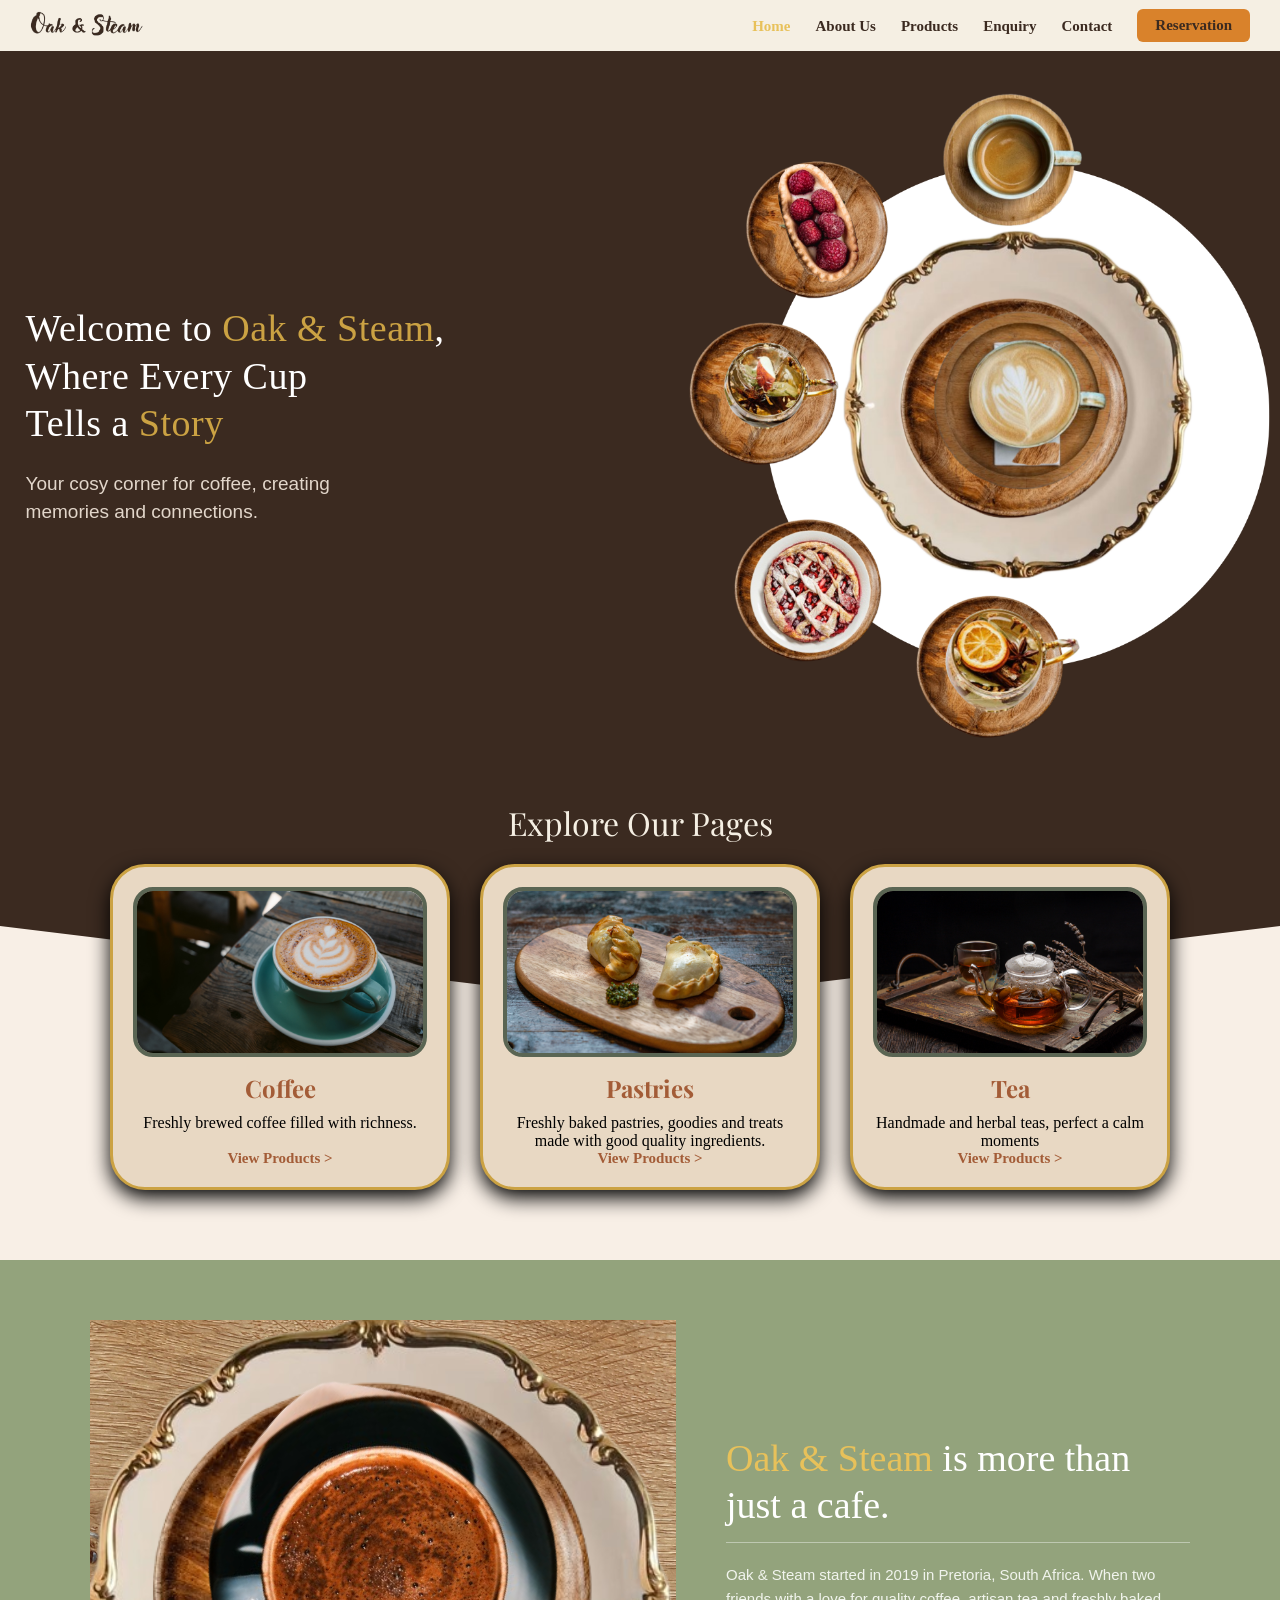
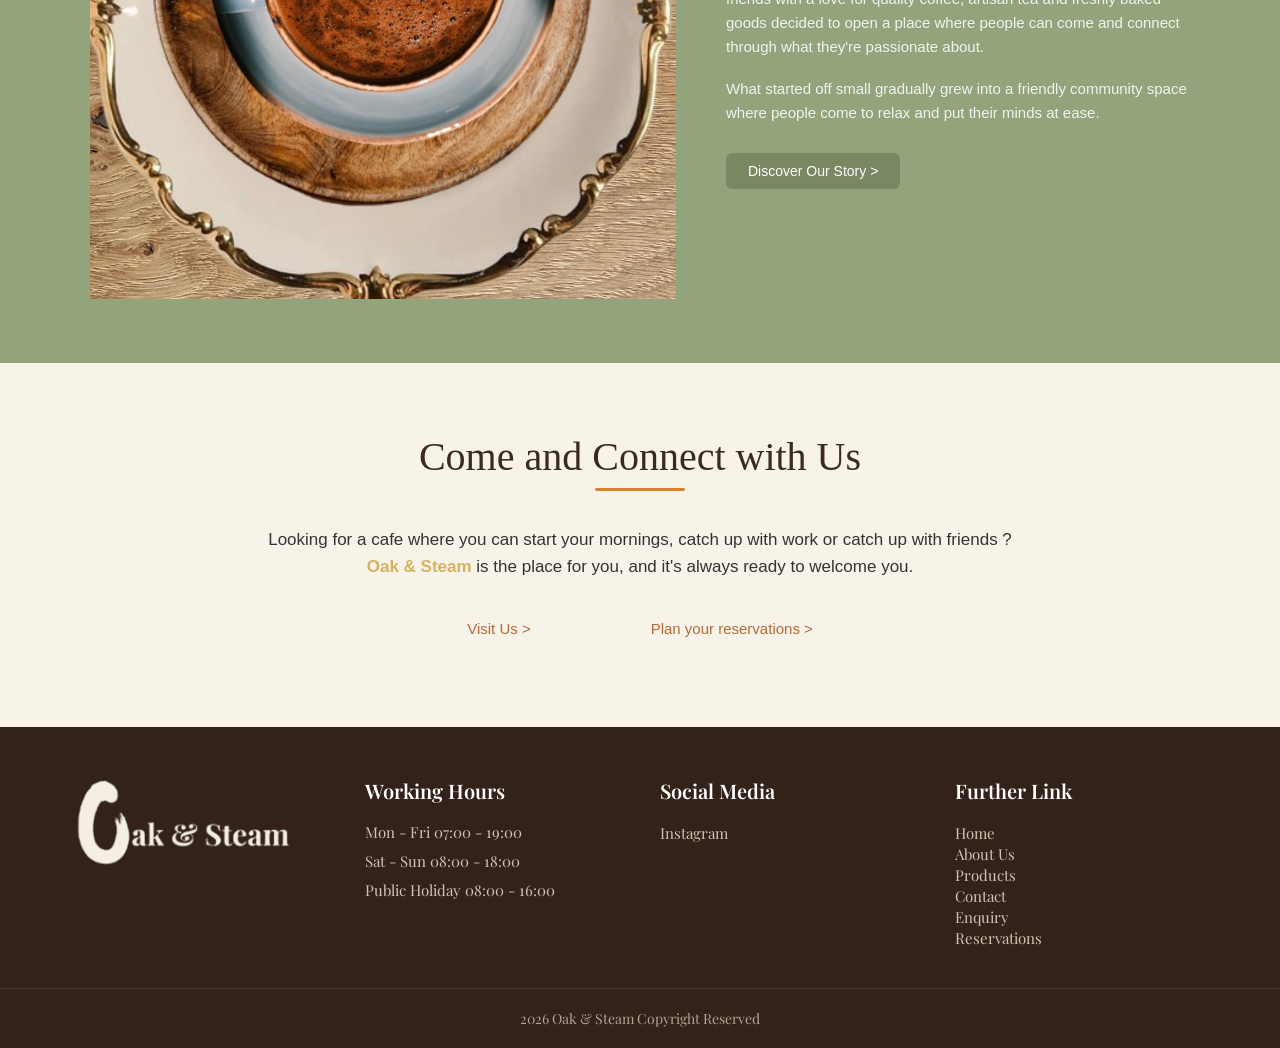
<file: index.html>
<!DOCTYPE html>
<html lang="en">
<head>
    <meta charset="UTF-8">
    <meta name="viewport" content="width=device-width, initial-scale=1.0">
    <meta name="description" content="Welcome to Oak & Steam. Founded by two friends in 2019, we provide freshly baked pastries, Speciality coffee, Artisan teas">
    <meta name="keywords" content="Coffe, Tea, Patries, Pretoria, catch up with work, ">
    <title>Oak & Steam | Fresh Pastries, Artisan / Homemade Teas and Special Coffee </title>
     <link rel="stylesheet" href="CSS/style.css">
     <link rel="stylesheet" href="https://cdnjs.cloudflare.com/ajax/libs/font-awesome/6.0.0/css/all.min.css">
    
     </head>
<body>
    
 
<header>
    <nav class="Navigation">

        <!-- Website logo -->
        <a href="index.html" id="logo" aria-label="Oak & Steam home">
            <img src="IMAGES/logo.png" alt="Oak & Steam">
        </a>

        <!-- Navigation links -->
        <ul class="Links" id="navigation-links">
            <li><a href="index.html" class="active">Home</a></li>
            <li><a href="about_us.html">About Us</a></li>
            <li><a href="product.html">Products</a></li>
            <li><a href="enquiry.html">Enquiry</a></li>
            <li><a href="contact.html">Contact</a></li>
            <li>
                <a class="reservationbtn" href="reservation.html">
                    Reservation
                </a>
            </li>
        </ul>

    </nav>
</header>


    <main>
    
        <section class="firstSec">
            <div class="Text">
                <h1>Welcome to <span>Oak & Steam</span>,<br>Where Every Cup<br>Tells a <span>Story</span></h1>
                <p>
                    Your cosy corner for coffee, creating<br>memories and connections.
                </p>
            </div>
            <div class="image">
                <img src="IMAGES/pic.png" alt="Coffee layout">
            </div>
        </section>
    
    <section class="vcard">
    <div class="vbackground">
    <h2>
    Explore Our Pages
    </h2>
    </div>

 <div class="cardscontainer">

    <div class="cards">
    <div class="img">
        <img src="IMAGES/coffee.jpg" alt="Picture of coffe in a green cup">
        </div>
    <h3>
        Coffee
     </h3>   
    <p>
        Freshly brewed coffee filled with richness.
    </p>
    <br>
     <a class="btn" href="product.html">View Products ></a>
    </div>
     
    <div class="card1">
       <div class="img">
         <img src="IMAGES/pastries.jpg" alt="Picture of a pastry on a board">
        </div>
        <h3>
          Pastries
        </h3>
        <p>
         Freshly baked pastries, goodies and treats made with good quality ingredients.
       </p>
       
       <a class="btn" href="product.html">View Products ></a>
    </div>

    <div class="card2">
    <div class="img">
    <img src="IMAGES/tea.jpg" alt="Picture of homemade tea">
    </div>
    <h3>
        Tea
    </h3>
    <p>
     Handmade and herbal teas, perfect a calm moments
    </p>
    <a class="btn" href="product.html">View Products ></a>
    </div>

    </div>
    </section>

<!--green section-->
    <section class="about">
        <div class="aboutcontainer">
            <div class="aboutimg">
                <img src="IMAGES/about.png" alt="Picture of latte">
            </div>

            <div class="textabout">
                <h2><span>Oak & Steam</span> is more than just a cafe.</h2>
                <p>
                    Oak & Steam started in 2019 in Pretoria, South Africa. 
                    When two friends with a love for quality coffee, artisan tea 
                    and freshly baked goods decided to open a place where people 
                    can come and connect through what they're passionate about.
                </p>
                <p>
                  What started off small gradually grew into a friendly community 
                    space where people come to relax and put their minds at ease.  
                </p>
                <a class="aboutbtn" href="about_us.html">Discover Our Story ></a>
            </div>

        </div>
<!-- connect -->
    </section>
    <section class="connect">
        <div class="connectcontainer">
            <h2>Come and Connect with Us</h2>
            <div class="underline"></div>
            
            <p class="description">
                Looking for a cafe where you can start your mornings, catch up with work or catch up with friends ?<br>
                <span>Oak & Steam</span> is the place for you, and it's always ready to welcome you.
            </p>
            
            <div class="connectlinks">
                <a href="contact.html">Visit Us ></a>
                <a href="reservation.html">Plan your reservations ></a>
            </div>
        </div>
    </section>
    </main>




<footer>
    <div class="footercont">
        <!-- Logo Column -->
        <div class="footer">
            <div class="logofooter">
                <img src="IMAGES/footer.png" alt="Oak & Steam">
            </div>
        </div> <!-- ADDED MISSING CLOSING TAG HERE -->

        <!-- Working Hours Column -->
        <div class="column">
            <h4>Working Hours</h4>
            <p>Mon - Fri 07:00 - 19:00</p>
            <p>Sat - Sun 08:00 - 18:00</p>
            <p>Public Holiday 08:00 - 16:00</p>
        </div>
        <div class="linkcol">
            <h4>Social Media </h4>
          
             <p><a href="https://www.instagram.com/oak_and_steam?xtok=Z2ZqaHZrYWM4dmZ6&utm_source=qr">Instagram</a></p>
          
        </div>

        <!-- Links Column -->
        <div class="linkcol">
            <h4>Further Link</h4>
            
                <P><a href="index.html">Home</a></P>
                <P><a href="about_us.html">About Us</a></P>
                <P><a href="product.html">Products</a></P>
                <p><a href="contact.html">Contact</a></p>
                <p><a href="enquiry.html">Enquiry</a></p>
                <p><a href="reservation.html">Reservations</a></p>
            
        </div>
    </div>

    <!-- Bottom Copyright -->
    <div id="copy">
        <p>2026 Oak & Steam Copyright Reserved</p>
    </div>
</footer>



<script src="JS/javascript.js"></script>    
</body>
</html>
</file>
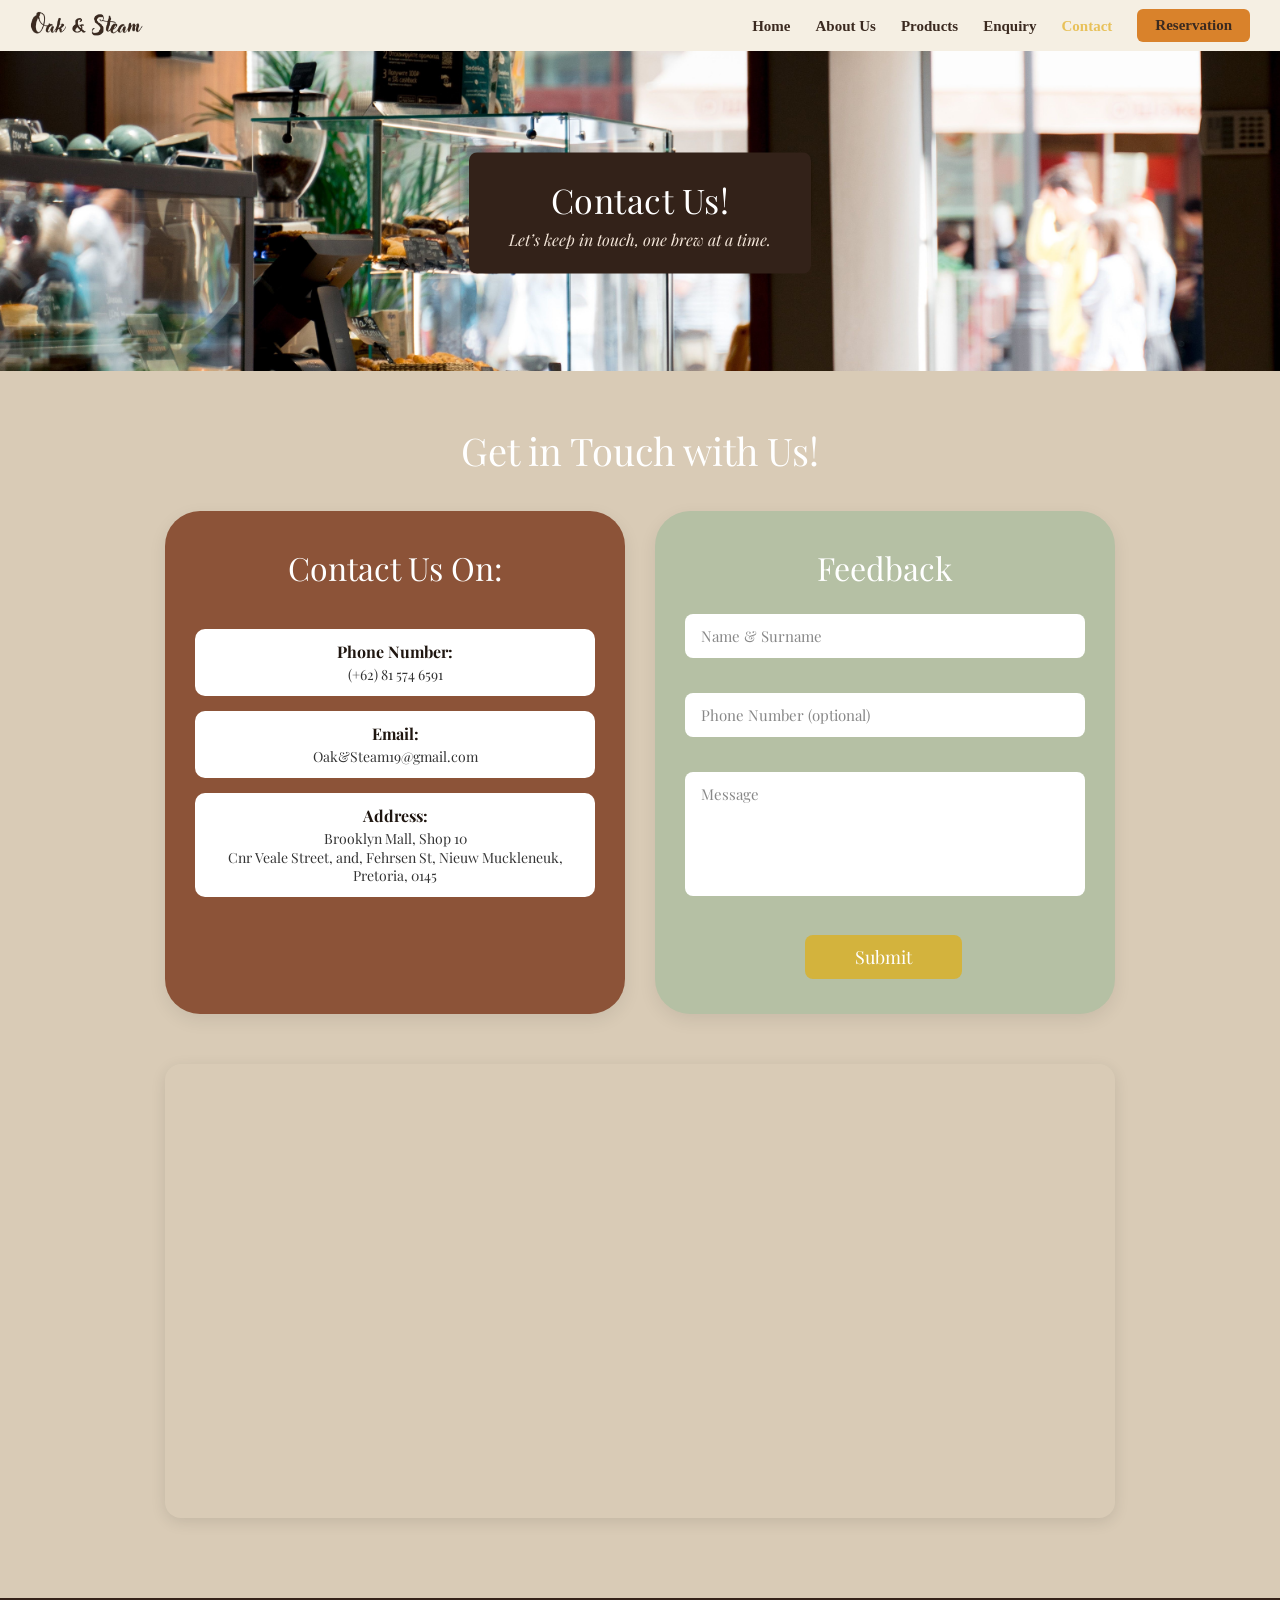
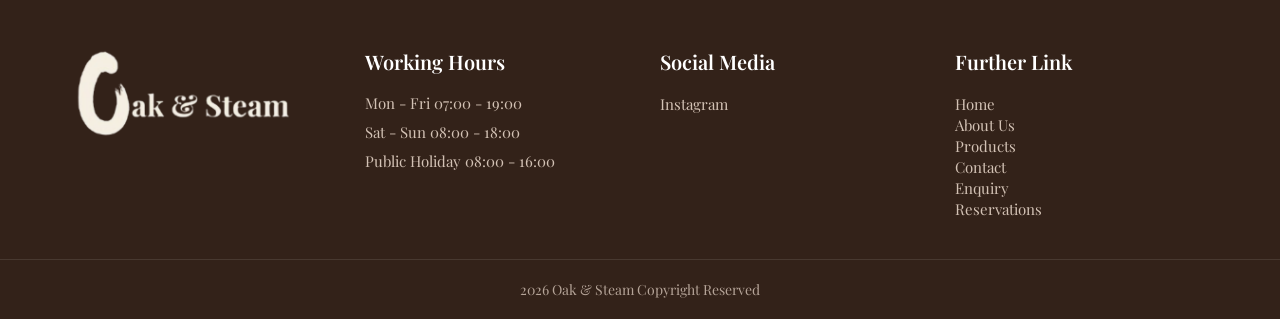
<file: contact.html>
<!DOCTYPE html>
<html lang="en">
<head>
    <meta charset="UTF-8">
    <meta name="viewport" content="width=device-width, initial-scale=1.0">
    <meta name="description" content="Come visit Oak & Steam to study, catch up with friends or enjoy a quiet moment. Find our location, opening hours and contact details here.">
    <title>Visit Us | Oak & Steam</title>
     <link rel="stylesheet" href="CSS/style.css">
     <link rel="stylesheet" href="https://cdnjs.cloudflare.com/ajax/libs/font-awesome/6.0.0/css/all.min.css">
     
</head>
<body>
     <header>
        <nav class="Navigation">
            <div id="logo"> 
                <img src="IMAGES/logo.png" alt="oak & steam">
            </div>
            <ul class="Links">
            <li><a href="index.html">Home</a></li>
            <li><a href="about_us.html">About Us</a></li>
            <li><a   href="product.html">Products</a></li>
            <li><a href="enquiry.html">Enquiry</a></li>
            <li><a class="active" href="contact.html">Contact</a></li>
            <li><a class="reservationbtn" href="reservation.html">Reservation</a></li>
           </ul>
        </nav>
    </header>
   <main>
   
    <section class="contact">
        <div class="contactcont">
           <picture>
                    <!-- Mobile view image (screens up to 768px wide) -->
            <source media="(max-width: 48rem)" srcset="IMAGES/enquiry banner.png 600w" sizes="100vw">
            <img src="IMAGES/enquiry banner.png" 
                         srcset="IMAGES/enquiry banner.png 1200w" 
                         sizes="100vw" 
                         alt="Oak and Steam Cafe Interior">
                </picture>
            
            <!-- Centered Brown Overlay Badge -->
            <div class="contactb">
                <h1>Contact Us!</h1>
                <p class="tagline">Let’s keep in touch, one brew at a time.</p>
            </div>
        </div>
    </section>
  
<section class="contactmain">
    <h2>Get in Touch with Us!</h2>

    <div class="contactcards">
        
        <!-- Contact Info Card -->
        <div class="contactinfocard browncard">
            <h3>Contact Us On:</h3>
            
            <div class="infobox">
                <h4>Phone Number:</h4>
                <p>(+62) 81 574 6591</p>
            </div>

            <div class="infobox">
                <h4>Email:</h4>
                <p>Oak&Steam19@gmail.com</p>
            </div>

            <div class="infobox">
                <h4>Address:</h4>
                <p>Brooklyn Mall, Shop 10<br>Cnr Veale Street, and, Fehrsen St, Nieuw Muckleneuk, Pretoria, 0145</p>
            </div>
        </div>

        <!-- Feedback Card -->
        <div class="feedbackcard_sagecard">
            <h3>Feedback</h3>
            
            <form action="#" method="POST" novalidate>
                <div class="formgroup">
                    <input type="text" name="name" placeholder="Name & Surname">
                </div>
                
                <div class="formgroup">
                    <input type="tel" name="phone" placeholder="Phone Number (optional)">
                </div>
                
                <div class="formgroup">
                    <textarea name="message" rows="5" placeholder="Message"></textarea>
                </div>
                
                <div>
                    <button type="submit" class="submitbtn">Submit</button>
                </div>
            </form>
        </div>

    </div> <!-- CLOSING .contactcards HERE PLACES THE MAP BELOW INSTEAD OF BESIDE -->


    <!-- Google Maps Embed Below Cards -->
    <div class="map">
        <iframe src="https://www.google.com/maps/embed?pb=!1m18!1m12!1m3!1d28745.18467259761!2d28.247530969040792!3d-25.765671867759544!2m3!1f0!2f0!3f0!3m2!1i1024!2i768!4f13.1!3m3!1m2!1s0x1e9561095ab7848b%3A0x3d73dfcf86011c5a!2sBrooklyn%20Mall!5e0!3m2!1sen!2sza!4v1786742815345!5m2!1sen!2sza"
            width="100%" height="450" style="border:0;" allowfullscreen="" loading="lazy" referrerpolicy="strict-origin-when-cross-origin">
        </iframe>
    </div>
</section>

<!-- FOOTER -->
<footer>
    <div class="footercont">
        <!-- Logo Column -->
        <div class="footer">
            <div class="logofooter">
                <img src="IMAGES/footer.png" alt="Oak & Steam">
            </div>
        </div> <!-- ADDED MISSING CLOSING TAG HERE -->

        <!-- Working Hours Column -->
        <div class="column">
            <h4>Working Hours</h4>
            <p>Mon - Fri 07:00 - 19:00</p>
            <p>Sat - Sun 08:00 - 18:00</p>
            <p>Public Holiday 08:00 - 16:00</p>
        </div>
        <div class="linkcol">
            <h4>Social Media </h4>
          
             <p><a href="https://www.instagram.com/oak_and_steam?xtok=Z2ZqaHZrYWM4dmZ6&utm_source=qr">Instagram</a></p>
          
        </div>

        <!-- Links Column -->
        <div class="linkcol">
            <h4>Further Link</h4>
            
                <P><a href="index.html">Home</a></P>
                <P><a href="about_us.html">About Us</a></P>
                <P><a href="product.html">Products</a></P>
                <p><a href="contact.html">Contact</a></p>
                <p><a href="enquiry.html">Enquiry</a></p>
                <p><a href="reservation.html">Reservations</a></p>
            
        </div>
    </div>

    <!-- Bottom Copyright -->
    <div id="copy">
        <p>2026 Oak & Steam Copyright Reserved</p>
    </div>
</footer>







 <script src="JS/javascript.js"></script>
</body>
</html>
</file>
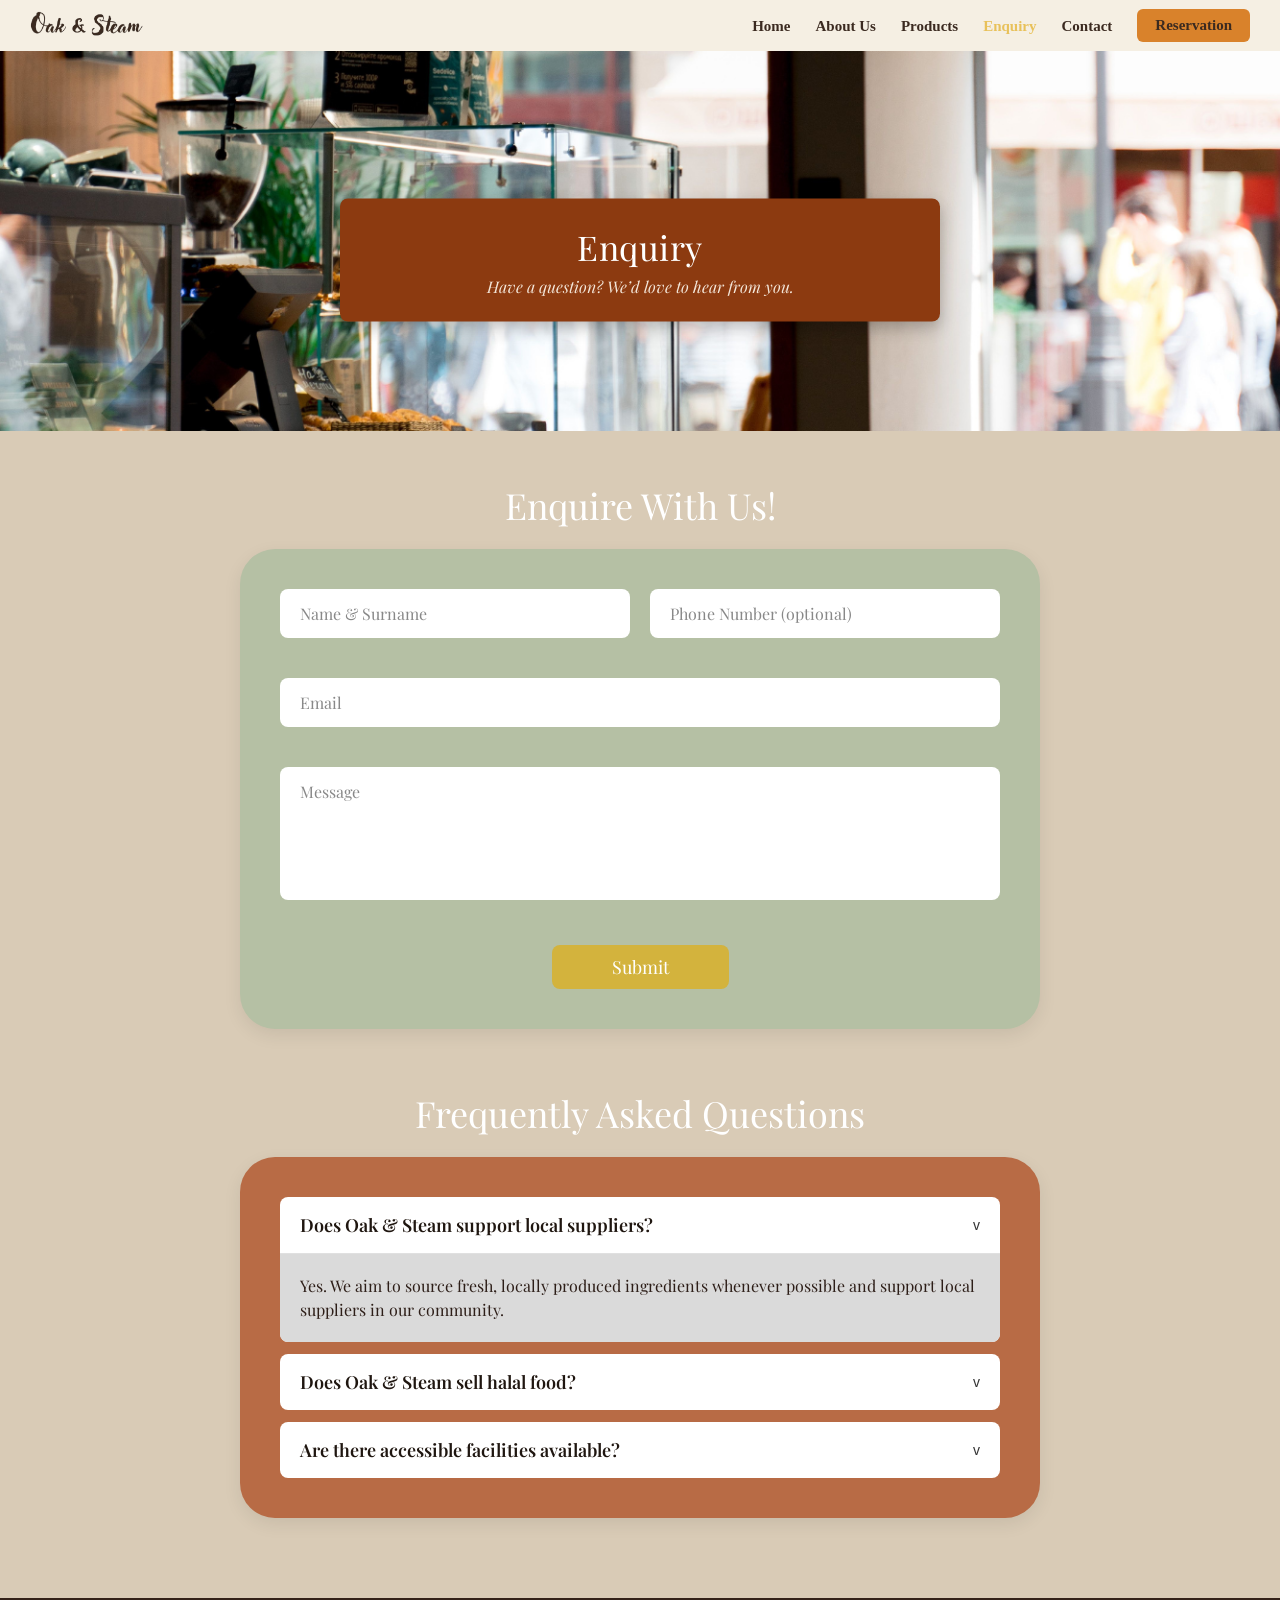
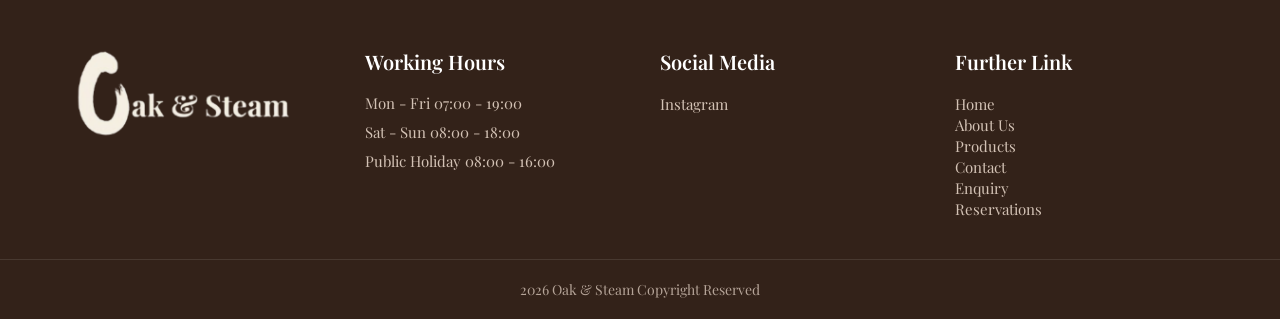
<file: enquiry.html>
<!DOCTYPE html>
<html lang="en">
<head>
    <meta charset="UTF-8">
    <meta name="viewport" content="width=device-width, initial-scale=1.0">
    <meta name="description" content="Do you have any questions about our daily services or options? Today, send us a message or drop a call.  ">
   
    <title>Get in Touch & Enquiries | Oak & Steam</title>
      <link rel="stylesheet" href="CSS/style.css">
     <link rel="stylesheet" href="https://cdnjs.cloudflare.com/ajax/libs/font-awesome/6.0.0/css/all.min.css">
</head>
<body>
     <header>
        <nav class="Navigation">
            <div id="logo"> 
                <img src="IMAGES/logo.png" alt="oak & steam cafe">
            </div>
            <ul class="Links">
            <li><a href="index.html">Home</a></li>
            <li><a href="about_us.html">About Us</a></li>
            <li><a   href="product.html">Products</a></li>
            <li><a class="active" href="enquiry.html">Enquiry</a></li>
            <li><a href="contact.html">Contact</a></li>
            <li><a class="reservationbtn" href="reservation.html">Reservation</a></li>
           </ul>
        </nav>
    </header>
   <main>
    <section class="enquiry-hero">
            <div class="enquiry-banner-container">
                <img src="IMAGES/enquiry banner.png" alt="banner">
                
                <!-- Brown Center Overlay Badge -->
                <div class="enquiry-badge">
                    <h1>Enquiry</h1>
                    <p class="tagline">Have a question? We’d love to hear from you.</p>
                </div>
            </div>
        </section>
        <section class="enquiry-main-section">

    <!-- ENQUIRE WITH US FORM -->
  <div class="form-container">
    <h2>Enquire With Us!</h2>
    
    <form class="sage-form-card" action="#" method="POST" novalidate>
        <!-- Name & Surname Field -->
        <div class="form-row">
            <div class="input-wrapper">
                <input type="text" name="name" placeholder="Name & Surname" required>
                <small class="error-text"></small>
            </div>
            <!-- Phone Number Field -->
            <div class="input-wrapper">
                <input type="tel" name="phone" placeholder="Phone Number (optional)">
                <small class="error-text"></small>
            </div>
        </div>
        
        <!-- Email Field -->
        <div class="form-group">
            <div class="input-wrapper">
                <input type="email" name="email" placeholder="Email" required>
                <small class="error-text"></small>
            </div>
        </div>
        
        <!-- Message Field -->
        <div class="form-group">
            <div class="input-wrapper">
                <textarea name="message" rows="5" placeholder="Message" required></textarea>
                <small class="error-text"></small>
            </div>
        </div>
        
        <div class="submit-btn-wrapper">
            <button type="submit" class="submit-btn">Submit</button>
        </div>
    </form>
</div>

    <!-- FREQUENTLY ASKED QUESTIONS -->
    <div class="faq-container">
        <h2>Frequently Asked Questions</h2>

        <div class="brown-faq-card">
           
            <details class="faq-item" open>
                <summary>
                    <span>Does Oak & Steam support local suppliers?</span>
                    <span class="arrow">v</span>
                </summary>
                <div class="faq-answer">
                    <p>Yes. We aim to source fresh, locally produced ingredients whenever possible and support local suppliers in our community.</p>
                </div>
            </details>

         
            <details class="faq-item">
                <summary>
                    <span>Does Oak & Steam sell halal food?</span>
                    <span class="arrow">v</span>
                </summary>
                <div class="faq-answer">
                    <p>All our meats are sourced from certified Halal suppliers, and our kitchen strictly avoids non-halal ingredients. Please ask our staff for detailed dietary information!</p>
                </div>
            </details>

            <details class="faq-item">
                <summary>
                    <span>Are there accessible facilities available?</span>
                    <span class="arrow">v</span>
                </summary>
                <div class="faq-answer">
                    <p>Yes, our cafe is fully step-free with wide doorways and accessible restroom facilities to ensure a comfortable visit for all guests.</p>
                </div>
            </details>
        </div>
    </div>

</section>
   </main>

   
    
<!-- FOOTER -->
<footer>
    <div class="footercont">
        <!-- Logo Column -->
        <div class="footer">
            <div class="logofooter">
                <img src="IMAGES/footer.png" alt="Oak & Steam">
            </div>
        </div> <!-- ADDED MISSING CLOSING TAG HERE -->

        <!-- Working Hours Column -->
        <div class="column">
            <h4>Working Hours</h4>
            <p>Mon - Fri 07:00 - 19:00</p>
            <p>Sat - Sun 08:00 - 18:00</p>
            <p>Public Holiday 08:00 - 16:00</p>
        </div>
        <div class="linkcol">
            <h4>Social Media </h4>
          
             <p><a href="https://www.instagram.com/oak_and_steam?xtok=Z2ZqaHZrYWM4dmZ6&utm_source=qr">Instagram</a></p>
          
        </div>

        <!-- Links Column -->
        <div class="linkcol">
            <h4>Further Link</h4>
            
                <P><a href="index.html">Home</a></P>
                <P><a href="about_us.html">About Us</a></P>
                <P><a href="product.html">Products</a></P>
                <p><a href="contact.html">Contact</a></p>
                <p><a href="enquiry.html">Enquiry</a></p>
                <p><a href="reservation.html">Reservations</a></p>
            
        </div>
    </div>

    <!-- Bottom Copyright -->
    <div id="copy">
        <p>2026 Oak & Steam Copyright Reserved</p>
    </div>
</footer>

<script src="JS/javascript.js"></script>
</body>
</html>
</file>
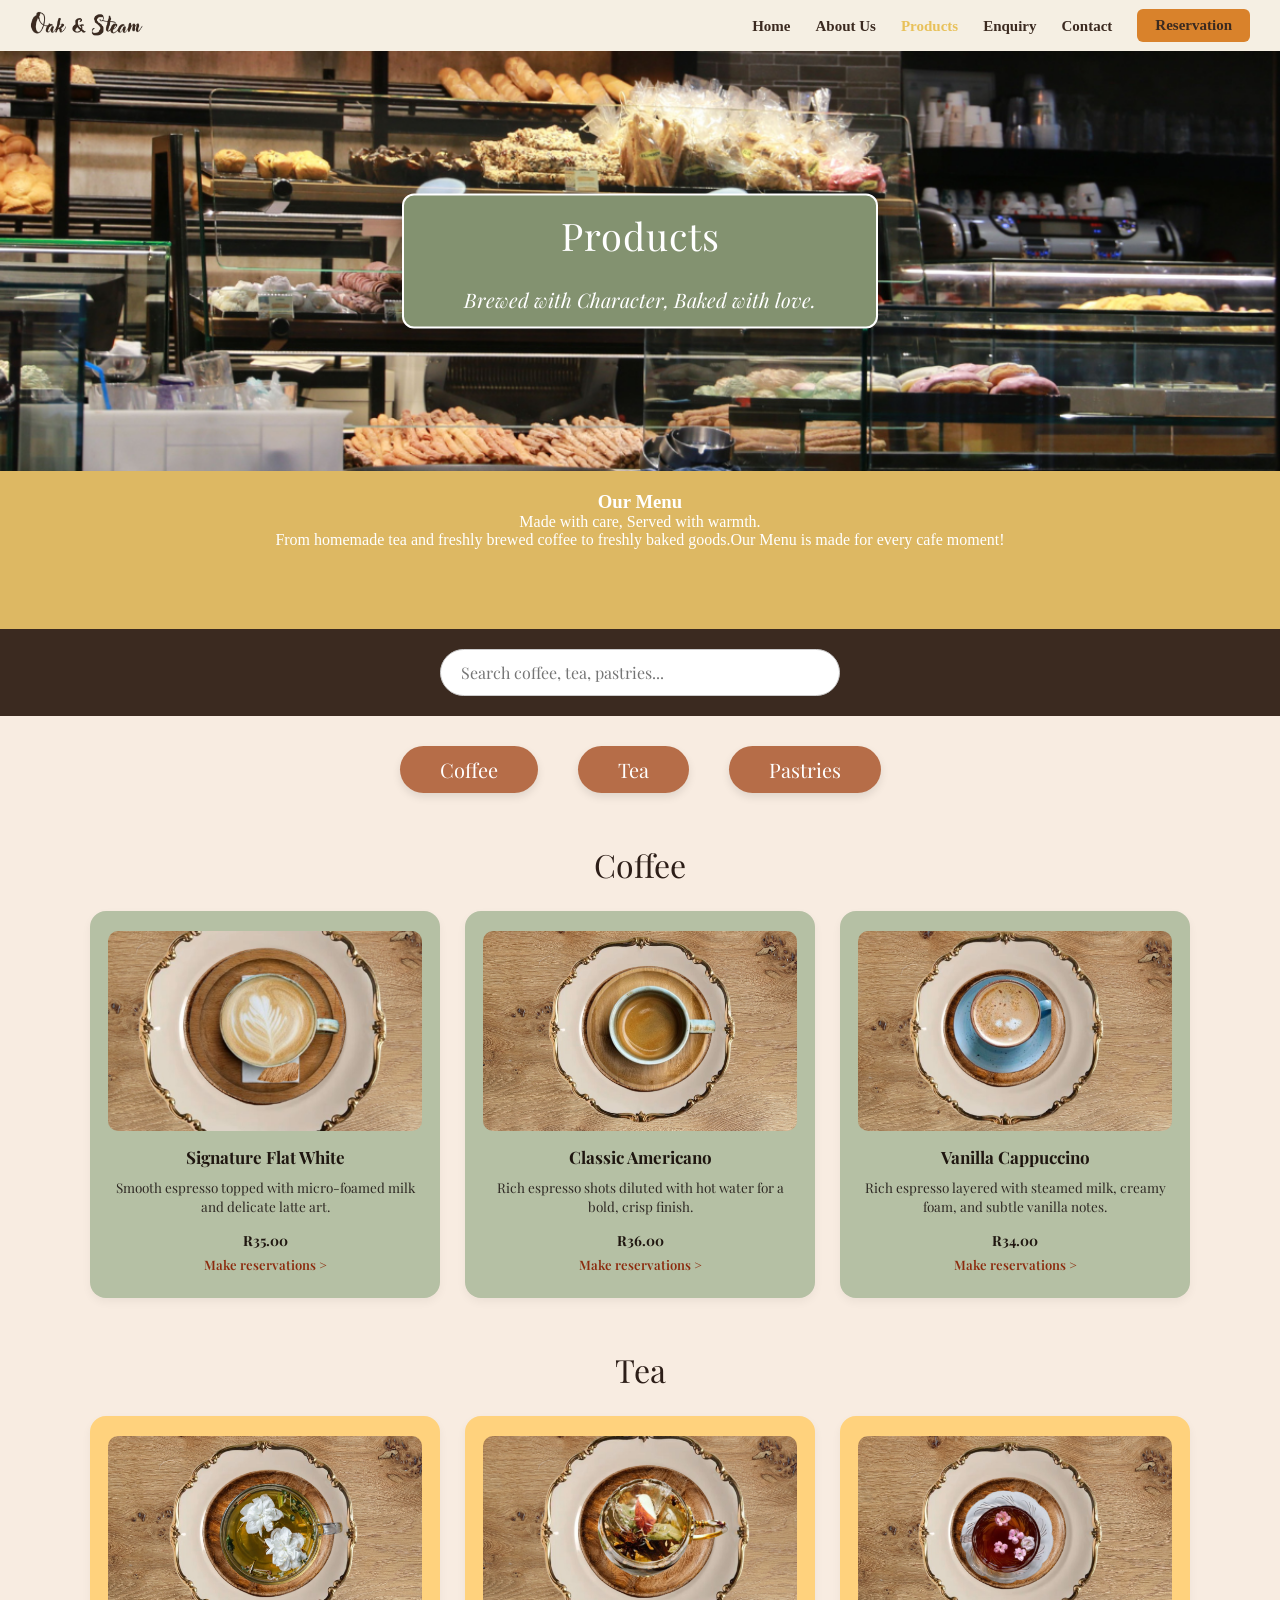
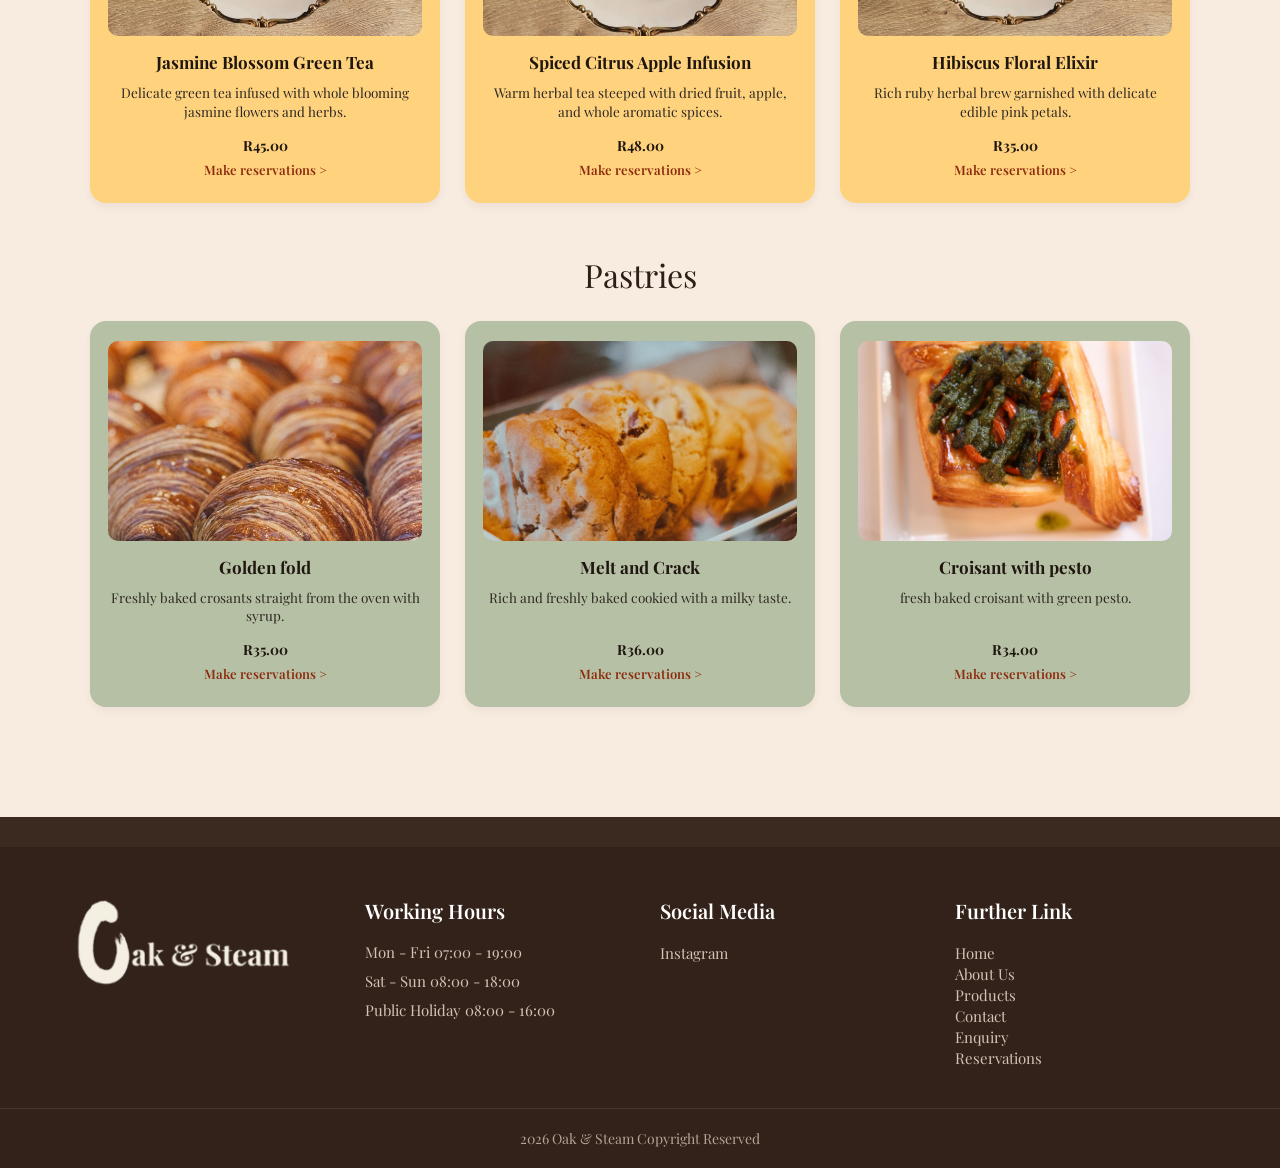
<file: product.html>
<!DOCTYPE html>
<html lang="en">
<head>
    <meta charset="UTF-8">
    <meta name="viewport" content="width=device-width, initial-scale=1.0">
     <meta name="description" content="Discover Oak & Steam's carefully curated selection of products. Explore quality offerings, find your favourites and enjoy a shopping experience crafted with care.">
    <title>Product | Oak & Steam</title>
    <link rel="stylesheet" href="CSS/style.css">
     <link rel="stylesheet" href="https://cdnjs.cloudflare.com/ajax/libs/font-awesome/6.0.0/css/all.min.css">
</head>
<body class="productpage">
  <header>
        <nav class="Navigation">
            <div id="logo"> 
                <img src="IMAGES/logo.png" alt="oak & steam">
            </div>
            <ul class="Links">
            <li><a href="index.html">Home</a></li>
            <li><a href="about_us.html">About Us</a></li>
            <li><a  class="active" href="product.html">Products</a></li>
            <li><a href="enquiry.html">Enquiry</a></li>
            <li><a href="contact.html">Contact</a></li>
            <li><a class="reservationbtn" href="reservation.html">Reservation</a></li>
           </ul>
        </nav>
    </header>



<main>
    <section class="producth">
         <div class="banner1">
          <img src="IMAGES/products_banner.png" alt="Product Banner">
        <div class="banner2">
         <div class="banners3">
          <h1>Products</h1>
          <p id="tagline1">Brewed with Character, Baked with love.</p>
        </div>
        </div>
    </div>

    <section class="Menucon">
        <div class="menu">
        <div class="Menupara">
            <h1 class="menutitle">Our Menu</h1>
            <p>Made with care, Served with warmth.<br>From homemade tea and freshly brewed coffee to freshly baked goods.Our Menu is made for every cafe moment!</p>
        </div>
        </div>
    </section>

    <!-- LIVE SEARCH BAR -->
    <div class="product-search-container" style="text-align: center; margin: 20px 0;">
        <input type="text" id="product-search-input" placeholder="Search coffee, tea, pastries..." style="width: 80%; max-width: 400px; padding: 12px 20px; border-radius: 25px; border: 1px solid #ccc; font-family: 'Playfair Display', Georgia, serif; font-size: 16px; outline: none;">
    </div>
    
<nav class="category">
    <a href="#coffee" class="button">Coffee</a>
    <a href="#tea" class="button">Tea</a>
    <a href="#pastries" class="button">Pastries</a>
</nav>




<section class="products-menu-container">

    <!-- COFFEE SECTION -->
    <div id="coffee" class="category-block">
        <h2 class="category-heading">Coffee</h2>
        <div class="product-grid">
            
            <div class="product-card sage-card">
                <div class="card-image">
                    <img src="IMAGES/1.png" alt="Signature Flat White">
                </div>
                <h3>Signature Flat White</h3>
                <p>Smooth espresso topped with micro-foamed milk and delicate latte art.</p>
                <span class="price">R35.00</span>
                <a href="reservation.html" class="reservation-link">Make reservations ></a>
            </div>

            
            <div class="product-card sage-card">
                <div class="card-image">
                    <img src="IMAGES/2.png" alt="Classic Americano">
                </div>
                <h3>Classic Americano</h3>
                <p>Rich espresso shots diluted with hot water for a bold, crisp finish.</p>
                <span class="price">R36.00</span>
                <a href="reservation.html" class="reservation-link">Make reservations ></a>
            </div>

           
            <div class="product-card sage-card">
                <div class="card-image">
                    <img src="IMAGES/4.png" alt="Vanilla Cappuccino">
                </div>
                <h3>Vanilla Cappuccino</h3>
                <p>Rich espresso layered with steamed milk, creamy foam, and subtle vanilla notes.</p>
                <span class="price">R34.00</span>
                <a href="reservation.html" class="reservation-link">Make reservations ></a>
            </div>
        </div>
    </div>

    
    <div id="tea" class="category-block">
        <h2 class="category-heading">Tea</h2>
        <div class="product-grid">
            <!-- Card 1 -->
            <div class="product-card tan-card">
                <div class="card-image">
                    <img src="IMAGES/6.png" alt="Jasmine Blossom Green Tea">
                </div>
                <h3>Jasmine Blossom Green Tea</h3>
                <p>Delicate green tea infused with whole blooming jasmine flowers and herbs.</p>
                <span class="price">R45.00</span>
                <a href="reservation.html" class="reservation-link">Make reservations ></a>
            </div>

            
            <div class="product-card tan-card">
                <div class="card-image">
                    <img src="IMAGES/5.png" alt="Spiced Citrus Apple Infusion">
                </div>
                <h3>Spiced Citrus Apple Infusion</h3>
                <p>Warm herbal tea steeped with dried fruit, apple, and whole aromatic spices.</p>
                <span class="price">R48.00</span>
                <a href="reservation.html" class="reservation-link">Make reservations ></a>
            </div>

           
            <div class="product-card tan-card">
                <div class="card-image">
                    <img src="IMAGES/8.png" alt="Hibiscus Floral Elixir">
                </div>
                <h3>Hibiscus Floral Elixir</h3>
                <p>Rich ruby herbal brew garnished with delicate edible pink petals.</p>
                <span class="price">R35.00</span>
                <a href="reservation.html" class="reservation-link">Make reservations ></a>
            </div>
        </div>
    </div>

    <!-- PASTRIES SECTION -->
    <div id="pastries" class="category-block">
        <h2 class="category-heading">Pastries</h2>
        <div class="product-grid">
            
            <div class="product-card sage-card">
                <div class="card-image">
                    <img src="IMAGES/Golden Fold.jpg" alt="Golden fold">
                </div>
                <h3>Golden fold</h3>
                <p>Freshly baked crosants straight from the oven with syrup.</p>
                <span class="price">R35.00</span>
                <a href="reservation.html" class="reservation-link">Make reservations ></a>
            </div>

           
            <div class="product-card sage-card">
                <div class="card-image">
                    <img src="IMAGES/Melt & Crack.jpg" alt="Melt and Crack">
                </div>
                <h3>Melt and Crack</h3>
                <p>Rich and freshly baked cookied with a milky taste.</p>
                <span class="price">R36.00</span>
                <a href="reservation.html" class="reservation-link">Make reservations ></a>
            </div>

           
            <div class="product-card sage-card">
                <div class="card-image">
                    <img src="IMAGES/pexels-valeriya-19499030.jpg" alt="Croisant with pesto">
                </div>
                <h3>Croisant with pesto</h3>
                <p>fresh baked croisant with green pesto.</p>
                <span class="price">R34.00</span>
                <a href="reservation.html" class="reservation-link">Make reservations ></a>
            </div>
        </div>
    </div>

</section>

<!-- LIGHTBOX MODAL OVERLAY -->
    <div id="lightbox-modal" class="lightbox-overlay">
        <span class="lightbox-close">&times;</span>
        <img class="lightbox-content" id="lightbox-img" alt="Enlarged menu item">
    </div>

</main>

<!-- FOOTER -->
<footer>
    <div class="footercont">
        <!-- Logo Column -->
        <div class="footer">
            <div class="logofooter">
                <img src="IMAGES/footer.png" alt="Oak & Steam">
            </div>
        </div>

        <!-- Working Hours Column -->
        <div class="column">
            <h4>Working Hours</h4>
            <p>Mon - Fri 07:00 - 19:00</p>
            <p>Sat - Sun 08:00 - 18:00</p>
            <p>Public Holiday 08:00 - 16:00</p>
        </div>
        <div class="linkcol">
            <h4>Social Media </h4>
             <p><a href="https://www.instagram.com/oak_and_steam?xtok=Z2ZqaHZrYWM4dmZ6&utm_source=qr">Instagram</a></p>
        </div>

        <!-- Links Column -->
        <div class="linkcol">
            <h4>Further Link</h4>
                <P><a href="index.html">Home</a></P>
                <P><a href="about_us.html">About Us</a></P>
                <P><a href="product.html">Products</a></P>
                <p><a href="contact.html">Contact</a></p>
                <p><a href="enquiry.html">Enquiry</a></p>
                <p><a href="reservation.html">Reservations</a></p>
        </div>
    </div>

    <!-- Bottom Copyright -->
    <div id="copy">
        <p>2026 Oak & Steam Copyright Reserved</p>
    </div>
</footer>

<script src="JS/javascript.js"></script>
</body>
</html>
</file>
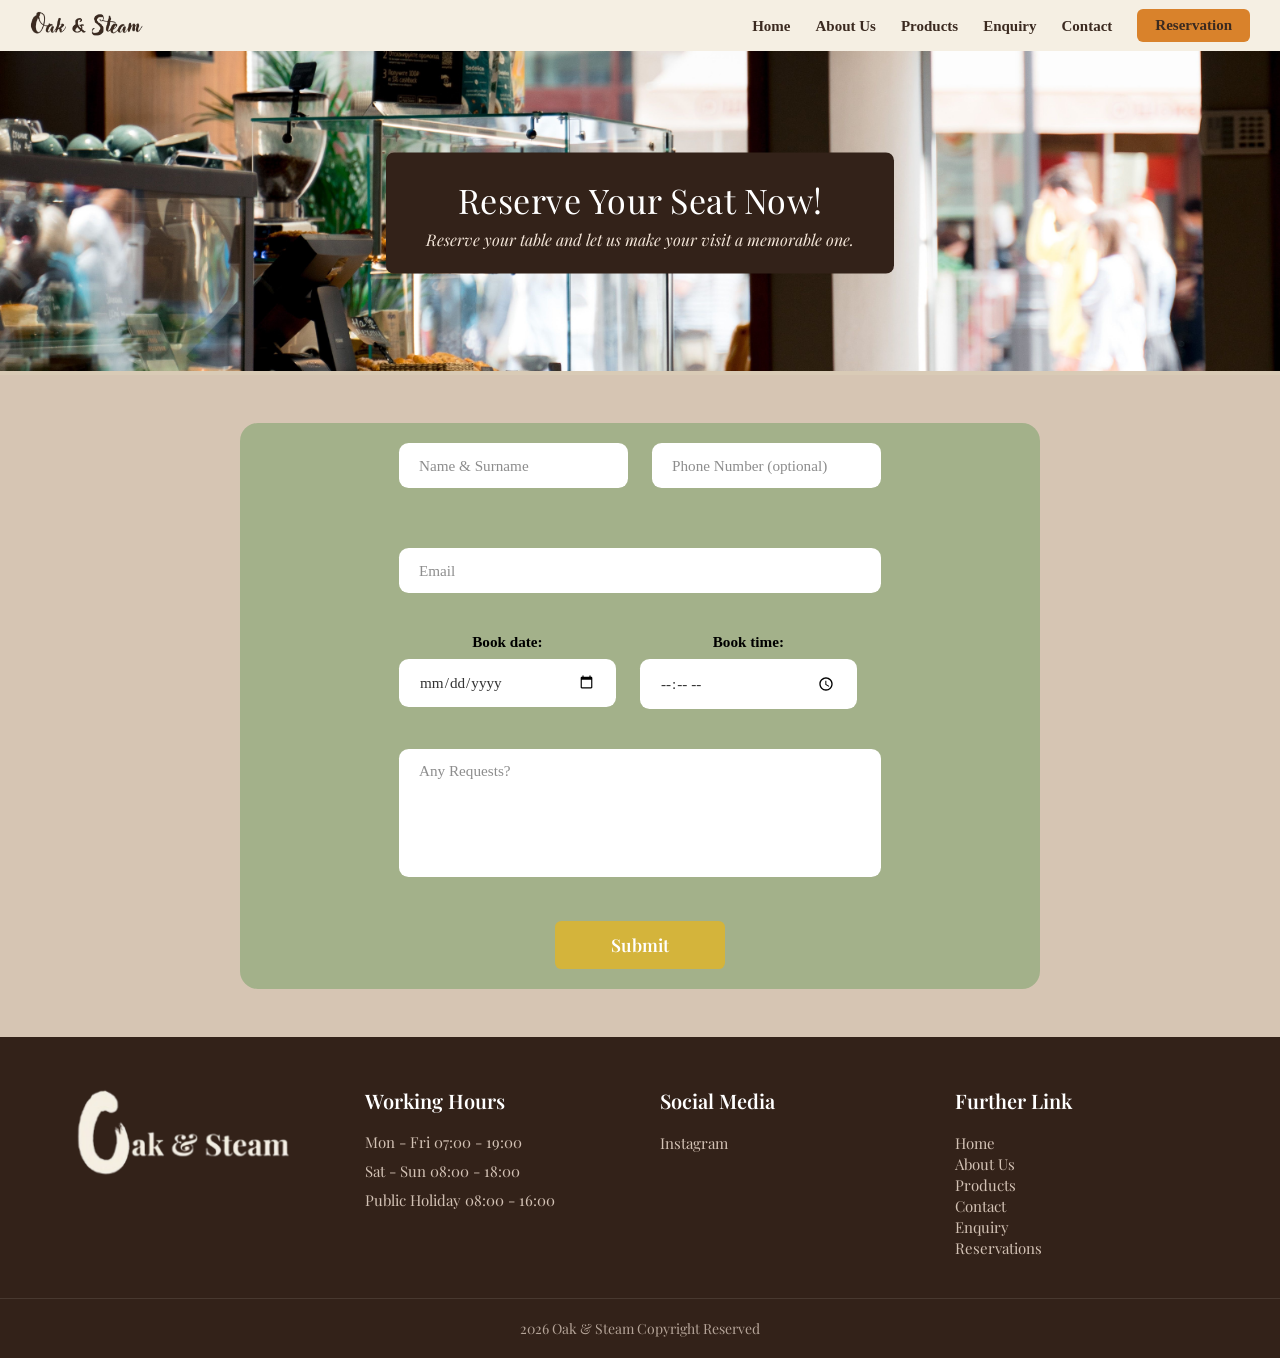
<file: reservation.html>
<!DOCTYPE html>
<html lang="en">
<head>
    <meta charset="UTF-8">
    <meta name="viewport" content="width=device-width, initial-scale=1.0">
    <meta name="description" content="Reserveyour table at Oak & Steam and enjoy a welcoming atmosphere, delightful experience and memorable moments. Book your visit with us today!">
    <title>Reservations | Oak & Steam </title>
         <link rel="stylesheet" href="CSS/style.css">
     <link rel="stylesheet" href="https://cdnjs.cloudflare.com/ajax/libs/font-awesome/6.0.0/css/all.min.css">
</head>
<body>
     <header>
        <nav class="Navigation">
            <div id="logo"> 
                <img src="IMAGES/logo.png" alt="oak & steam">
            </div>
            <ul class="Links">
            <li><a href="index.html">Home</a></li>
            <li><a href="about_us.html">About Us</a></li>
            <li><a href="product.html">Products</a></li>
            <li><a  href="enquiry.html">Enquiry</a></li>
            <li><a href="contact.html">Contact</a></li>
            <li><a  class="reservationbtn" class="active" href="reservation.html">Reservation</a></li>
           </ul>
        </nav>
    </header>
    <main>
     <section class="contact">
        <div class="contactcont">
           <picture>
                    <!-- Mobile view image (screens up to 768px wide) -->
            <source media="(max-width: 48rem)" srcset="IMAGES/enquiry banner.png 600w" sizes="100vw">
            <img src="IMAGES/enquiry banner.png"
                         srcset="IMAGES/enquiry banner.png 1200w" 
                         sizes="100vw" 
                         alt="Oak and Steam Cafe Interior">
                </picture>
            
            <!-- Centered Brown Overlay Badge -->
            <div class="contactb">
                <h1>Reserve Your Seat Now!</h1>
                <p class="tagline">Reserve your table and let us make your visit a memorable one.</p>
            </div>
        </div>
    </section>

    <section id="bigbackground">
   <div class="card">
        <form action="#" method="POST" novalidate>
            <!-- Row 1: Name and Phone -->
            <div class="inputrow">
                <div class="inputbox">
                    <input class="input" type="text" id="res-name" placeholder="Name &amp; Surname">
                </div>
                <div class="inputbox">
                    <input class="input" type="tel" id="res-phone" placeholder="Phone Number (optional)">
                </div>
            </div>

            <!-- Row 2: Email -->
            <div class="inputbox">
                <input class="input" type="email" id="res-email" placeholder="Email">
            </div>

            <!-- Row 3: Date and Time Pickers -->
            <div class="inputrow">
                <div class="inputbox smallbox">
                    <label class="labeltext">Book date:</label>
                    <input class="input dateinput" type="date" id="res-date">
                </div>
                <div class="inputbox smallbox">
                    <label class="labeltext">Book time:</label>
                    <input class="input timeinput" type="time" id="res-time">
                </div>
            </div>

            <!-- Row 4: Any Requests Textarea -->
            <div class="inputbox">
                <textarea class="input textareainput" id="res-requests" rows="5" placeholder="Any Requests?"></textarea>
            </div>

            <!-- Submit Button Wrapper -->
            <div class="buttoncontainer">
                <button type="submit" id="btn">Submit</button>
            </div>
        </form>
    </div>
</section>
    </main>
     

<footer>
    <div class="footercont">
        <!-- Logo Column -->
        <div class="footer">
            <div class="logofooter">
                <img src="IMAGES/footer.png" alt="Oak & Steam">
            </div>
        </div> <!-- ADDED MISSING CLOSING TAG HERE -->

        <!-- Working Hours Column -->
        <div class="column">
            <h4>Working Hours</h4>
            <p>Mon - Fri 07:00 - 19:00</p>
            <p>Sat - Sun 08:00 - 18:00</p>
            <p>Public Holiday 08:00 - 16:00</p>
        </div>
        <div class="linkcol">
            <h4>Social Media </h4>
          
             <p><a href="https://www.instagram.com/oak_and_steam?xtok=Z2ZqaHZrYWM4dmZ6&utm_source=qr">Instagram</a></p>
          
        </div>

        <!-- Links Column -->
        <div class="linkcol">
            <h4>Further Link</h4>
            
                <P><a href="index.html">Home</a></P>
                <P><a href="about_us.html">About Us</a></P>
                <P><a href="product.html">Products</a></P>
                <p><a href="contact.html">Contact</a></p>
                <p><a href="enquiry.html">Enquiry</a></p>
                <p><a href="reservation.html">Reservations</a></p>
            
        </div>
    </div>

    <!-- Bottom Copyright -->
    <div id="copy">
        <p>2026 Oak & Steam Copyright Reserved</p>
    </div>
</footer>


<script src="JS/javascript.js"></script>
</body>
</html>
</file>
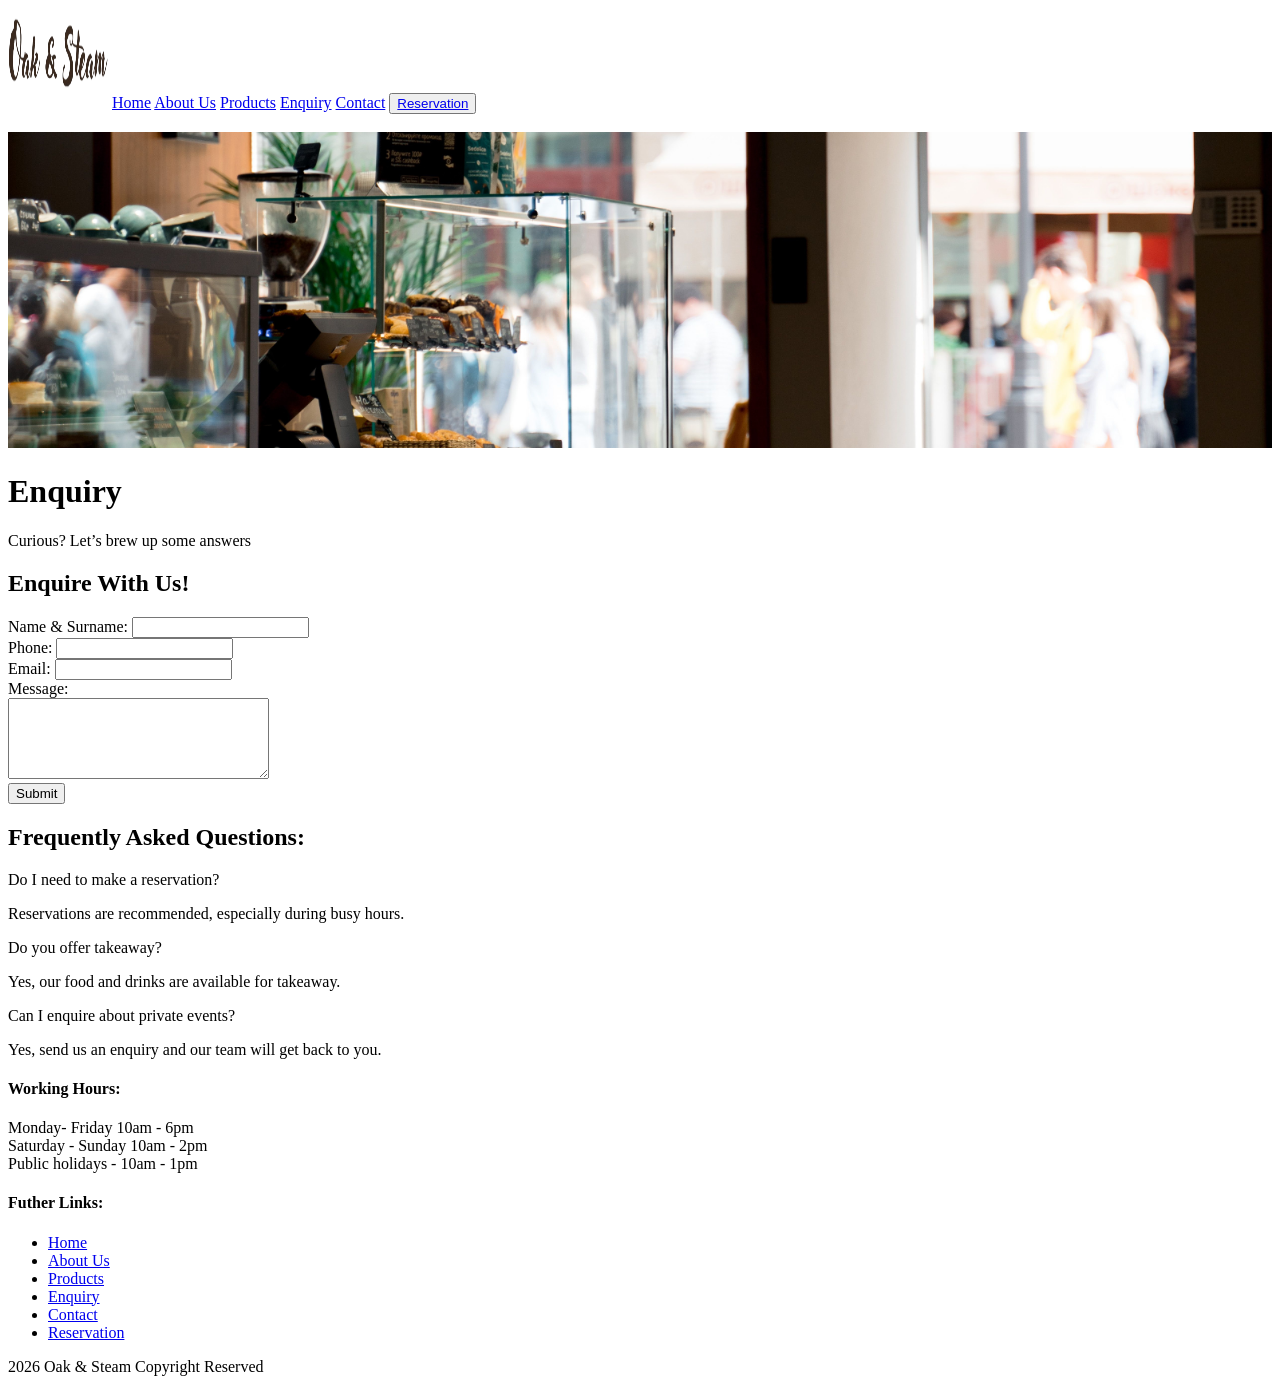
<file: IMAGES/enquiry.html>
<!DOCTYPE html>
<html lang="en">
<head>
    <meta charset="UTF-8">
    <meta name="viewport" content="width=device-width, initial-scale=1.0">
    <title>Oak & Steam Enquiry</title>
</head>
<body>
    <header>
       
        <nav>
            <img src="logo.png" alt="oak & steam" height="100px" width="100px">
            <a href="index.html">Home</a>
            <a href="about_us.html">About Us</a>
            <a href="product.html">Products</a>
            <a href="enquiry.html">Enquiry</a>
            <a href="contact.html">Contact</a>
           <button><a href="reservation.html">Reservation</a></button> 
        </nav>
        <br>
    </header>
    <img src="enquiry banner.png" height="100%" width="100%">
    <h1>Enquiry</h1>
    <p>Curious? Let’s brew up some answers</p>

    <h2>Enquire With Us!</h2>
     <label for="name">Name & Surname:</label>
                <input type="text" id="name" name="name">
                <br>
                <label for="phone">Phone:</label>
                <input type="tel" id="phone" name="phone">
                <br>
                <label for="email">Email:</label>
                <input type="email" id="email" name="email">
                 <br>
                <label for="message">Message:</label>
                <br>
                <textarea id="message" name="message" rows="5" cols="30"></textarea>
                <br>
                <button type="submit">Submit</button>

                <h2>Frequently Asked Questions:</h2>
                <p>Do I need to make a reservation?</p>
                <p>Reservations are recommended, especially during busy hours.</p>
                <p>Do you offer takeaway?</p>
                <p>Yes, our food and drinks are available for takeaway.</p>

                <p>Can I enquire about private events?</p>
                <p>Yes, send us an enquiry and our team will get back to you.</p>
    <footer>
        <h4>Working Hours:</h4>
            Monday- Friday 10am - 6pm
            <br> 
            Saturday - Sunday 10am - 2pm
            <br>
            Public holidays - 10am - 1pm
        <h4>Futher Links:</h4>
        <ul>
           <li><a href="index.html">Home</a></li> 
           <li><a href="about_us.html">About Us</a></li> 
            <li><a href="product.html">Products</a></li>
            <li><a href="enquiry.html">Enquiry</a></li>
           <li><a href="contact.html">Contact</a></li> 
          <li><a href="reservation.html">Reservation</a></li>
        </ul>
        <p>2026 Oak & Steam Copyright Reserved</p>
    </footer>

    
</body>
</html>
</file>
<file: CSS/style.css>
/* Index */
/* NAVIGATION */
@import url('https://fonts.googleapis.com/css2?family=Playfair+Display:ital,wght@0,400..700;1,400..700&display=swap');
*{
    margin: 0;
    padding: 0;
    box-sizing: border-box ;
}
/* HEADER & NAVIGATION */
header {
    background: #F5EFE3;
    padding: 8px 30px;
    position: sticky;
    top: 0;
    z-index: 1000;
    width: 100%;
}

.Navigation {
    display: flex;
    justify-content: space-between; /* Pushes logo left, links right */
    align-items: center;            /* Keeps everything vertically centered */
    width: 100%;
    max-width: 1300px;
    margin: 0 auto;
    background: #F5EFE3;
    padding: 0;
}

#logo {
    display: flex;
    align-items: center;
}

#logo img {
    height: 35px;       /* Slim height keeps navbar compact */
    width: auto;
    object-fit: contain;
}

.Links {
    display: flex;
    align-items: center;
    list-style: none;
    gap: 25px;          /* Space between navigation items */
    margin: 0;
    padding: 0;
}

.Links li {
    margin-left: 0;     /* Clears unwanted left spacing */
}

.Links a {
    text-decoration: none;
    color: #3B2A20;
    font-weight: 600;
    font-size: 15px;
    transition: color 0.3s;
}

.Links a:hover, 
.Links .active {
    color: #E8C15A;
}

.reservationbtn {
    background: #D9822B;
    color: white ;
    padding: 8px 18px;
    border-radius: 6px;
    display: inline-block;
}

.reservationbtn:hover {
    background: #B56E45;
}


#bigbackground {
    background-color: #D6C5B3; /* Warm beige background */
    padding: 3rem 1.5rem;
    display: flex;
    flex-direction: column;
    align-items: center;
    width: 100%;
}


.text {
    color: #FFFFFF;
    font-size: 2.25rem;
    font-family: 'Playfair Display', Georgia, serif;
    font-weight: 400;
    margin-bottom: 2rem;
    text-align: center;
}


.card {
    background-color: #A3B18A; 
    border-radius: 2rem;
    padding: 2.5rem 3rem;
    width: 100%;
    max-width: 50rem; /* ~800px */
    box-sizing: border-box;
}

/* Layout Utilities */
.inputrow {
    display: flex;
    gap: 1.5rem;
    margin-bottom: 1.25rem;
}

.inputbox {
    flex: 1;
    margin-bottom: 1.25rem;
}

.smallbox {
    flex: 0 1 45%;
    margin-bottom: 0;
}

/* Labels */
.labeltext {
    display: block;
    font-weight: 700;
    font-size: 0.95rem;
    color: #000000;
    margin-bottom: 0.5rem;
}

/* General Input Styling */
.input {
    width: 100%;
    padding: 0.85rem 1.25rem;
    border-radius: 0.6rem;
    border: none;
    outline: none;
    font-family: inherit;
    font-size: 0.95rem;
    background-color: #FFFFFF;
    color: #333333;
    box-sizing: border-box;
}

.input::placeholder {
    color: #8D8D8D;
}


.textareainput {
    resize: vertical;
    min-height: 8rem;
}

.buttoncontainer {
    display: flex;
    justify-content: center;
    margin-top: 1rem;
}

#btn {
    background-color: #D4B43B;
    color: #FFFFFF;
    border: none;
    padding: 0.8rem 3.5rem;
    font-size: 1.1rem;
    font-family: 'Playfair Display', Georgia, serif;
    font-weight: 600;
    border-radius: 0.4rem;
    cursor: pointer;
    transition: background-color 0.3s ease;
}

#btn:hover {
    background-color: #B89B2E;
}



.firstSec {
    position: relative;
    min-height: 450px;
    background: #3B2A20;
    display: flex;
    align-items: center;
    justify-content: space-between;
    padding: 40px 0 40px 2%; 
    overflow: hidden;
}

.Text {
    width: 45%;
    max-width: 550px;
    z-index: 1;

}

.Text h1 {
    color: #FFFFFF;
    font-size: 38px;
    line-height: 1.25;
    font-weight: 400;
    letter-spacing: 0.5px;
}

.Text h1 span {
    color: #CBA243; 
}

.Text p {
    color: #E2D6CA;
    font-size: 19px;
    line-height: 1.5;
    margin-top: 22px;
    font-family: sans-serif;
    font-weight: 300;
}


.image{
    width: 55%;
    display: flex;
    justify-content: flex-end;
    align-items: center;
    position: relative;
    right: -2%;
}
.cardscontainer {
    display: flex;
    justify-content: center;
    gap: 30px;
    max-width: 1100px;
    margin: 0 auto;
    padding: 0 20px;
    
    margin-top: -140px; 
    position: relative;
    z-index: 10;
}


.image img {
    width: 110%;
    max-width: 650px;
    height: auto;
    object-fit: contain;
    display: block;
}


/* V CARD AND 3 CARDS*/
.vcard {
    position: relative;

    background-color: #F8EFE6; 
    padding-bottom: 70px;
}


.vbackground {
    background-color: #3B2A20;
    padding-top: 20px;
    padding-bottom: 160px; 
    text-align: center;
    /* clip-path coordinates: Top-Left, Top-Right, Bottom-Right-Angle, Bottom-Center-V-Point, Bottom-Left-Angle */
    clip-path: polygon(0 0, 100% 0, 100% 65%, 50% 100%, 0 65%);
}

.vbackground h2 {
    font-family: 'Playfair Display', serif;
    color: #F5EFE3;
    font-size: 32px;
    font-weight: 400;
}



/* Individual Card Styling */
.cards{
    background-color: #E8D8C3; /* Warm tan/cream card color */
    border: 3px solid #CBA243;  /* Gold border around each card */
    border-radius: 35px;        /* Round smooth corners */
    padding: 20px;
    width: 320px;
    text-align: center;
    display: flex;
    flex-direction: column;
    align-items: center;
    box-shadow: 0 8px 20px black;
}

/* Image Wrapper inside Card */
.img {
    width: 100%;
    height: 170px;
    border-radius: 20px;
    overflow: hidden;
    border: 4px solid #5A6553; /* Dark green/grey inner border frame around images */
    margin-bottom: 15px;
}

.img img {
    width: 100%;
    height: 100%;
    object-fit: cover; /* Ensures images fill the frame neatly without stretching */
}
.cards h3 {
    font-family: 'Playfair Display', serif;
    color: #A35C37; /* Warm terracotta/brown heading color */
    font-size: 24px;
    margin-bottom: 10px;
}
.card1 h3 {
    font-family: 'Playfair Display', serif;
    color: #A35C37; /* Warm terracotta/brown heading color */
    font-size: 24px;
    margin-bottom: 10px;
}
.card2 h3 {
    font-family: 'Playfair Display', serif;
    color: #A35C37; /* Warm terracotta/brown heading color */
    font-size: 24px;
    margin-bottom: 10px;
}

.cards,.card1,.card2 p {
  
    flex-grow: 1; /* Aligns buttons across all cards evenly */
}

.btn {
    color: #A35C37;
    text-decoration: none;
    font-size: 15px;
    font-weight: bold;
    transition: opacity 0.2s;
}

.btn:hover {
    opacity: 0.8;
    color: #5A6553;
}


/* Green section */
.about {
    background-color: #93A37C; /* Sage green background */
    padding: 60px 5%;
    width: 100%;
    display: flex;
    justify-content: center;
    align-items: center;
}
.aboutcontainer {
    max-width: 1100px;
    width: 100%;
    margin: 0 auto;
    display: flex;
    flex-direction: row;
    align-items: center;
    justify-content: space-between;
    gap: 50px;
}

.aboutimage {
    width: 25%;
    display: flex;
    align-items: center;
    justify-content: center;
}

.aboutimage img {
    width: 100px;
    max-width: 150px;
    height: 100px;
    border-radius: 50%;
    object-fit: cover;
    object-position: center;
}
.textabout{
    width: 50%;
    color: #FFFFFF;
}

.textabout h2 {
    font-size: 38px;
    font-weight: 400;
    line-height: 1.25;
    margin-bottom: 20px;
    border-bottom: 1px solid rgba(255, 255, 255, 0.4);
    padding-bottom: 12px;
}
.card1 {
    background-color: #E8D8C3; /* Warm tan/cream card color */
    border: 3px solid #CBA243;  /* Gold border around each card */
    border-radius: 35px;        /* Round smooth corners */
    padding: 20px;
    width: 320px;
    text-align: center;
    display: flex;
    flex-direction: column;
    align-items: center;
    box-shadow: 0 8px 20px black;
}
.card2 {
    background-color: #E8D8C3; /* Warm tan/cream card color */
    border: 3px solid #CBA243;  /* Gold border around each card */
    border-radius: 35px;        /* Round smooth corners */
    padding: 20px;
    width: 320px;
    text-align: center;
    display: flex;
    flex-direction: column;
    align-items: center;
    box-shadow: 0 8px 20px black;
}

.textabout h2 span {
    color: #E8C15A; /* Accent yellow text */
}

.textabout p {
    font-family: sans-serif;
    font-size: 15px;
    line-height: 1.6;
    color: #F1F4ED;
    margin-bottom: 18px;
    font-weight: 300;
}
.aboutbtn {
    display: inline-block;
    background-color: #798863;
    color: #FFFFFF;
    text-decoration: none;
    padding: 10px 22px;
    border-radius: 6px;
    font-family: sans-serif;
    font-size: 14px;
    margin-top: 10px;
    transition: background 0.3s;
}

.aboutbtn:hover {
    background-color: #637150;
}

/* connect */
.connect {
    background-color: #F8F3E8; /* Light cream background */
    padding: 70px 8% 90px 8%;
    text-align: center;
}

.connectcontainer {
    max-width: 900px;
    margin: 0 auto;
}

.connect h2 {
    color: #3B2A20;
    font-size: 40px;
    font-weight: 400;
}

.underline {
    width: 180px;
    height: 2px;
    background-color: #D3B360;
    margin: 8px auto 30px auto;
}

.description {
    font-family: sans-serif;
    color: #333333;
    font-size: 17px;
    line-height: 1.6;
    margin-bottom: 40px;
}

.description span {
    color: #D3B360;
    font-weight: bold;
}

.connectlinks {
    display: flex;
    justify-content: center;
    gap: 120px;
}

.connectlinks a {
    color: #B26A3A;
    text-decoration: none;
    font-family: sans-serif;
    font-size: 15px;
    font-weight: 500;
    transition: opacity 0.2s;
}

.connectlinks a:hover {
    opacity: 0.8;
    color: #D9822B;
}

/*Footer*/
/* FOOTER CONTAINER */
footer {
    background-color: #332219; /* Dark brown background matching design */
    color: #FFFFFF;
    font-family: 'Playfair Display', Georgia, serif;
    width: 100%;
    padding-top: 50px;
}

.footercont {
    max-width: 1200px;
    margin: 0 auto;
    padding: 0 30px 40px 30px;
    display: flex;
    justify-content: space-between;
    align-items: flex-start;
    gap: 40px;
}

/* COLUMN 1: LOGO */
.footer {
    flex: 1;
}

.logofooter img {
    max-width: 220px;
    height: auto;
    display: block;
}

/* COLUMN 2: WORKING HOURS */
.column {
    flex: 1;
}

.column h4, 
.linkcol h4 {
    font-size: 20px;
    font-weight: 600;
    margin-bottom: 18px;
    color: #FFFFFF;
}

.column p {
    font-size: 15px;
    color: #D3C2B5;
    margin-bottom: 8px;
    line-height: 1.4;
}

/* COLUMN 3: LINKS */
.linkcol {
    flex: 1;
}

.linkcol ul {
    list-style: disc;
    padding-left: 20px;
}

.linkcol li {
    margin-bottom: 8px;
}

.linkcol a {
    color: #D3C2B5;
    text-decoration: none;
    font-size: 15px;
    transition: color 0.3s ease;
}

.linkcol a:hover {
    color: #E8C15A;
}


/* COPYRIGHT BAR */
#copy {
    border-top: 1px solid rgba(255, 255, 255, 0.1);
    text-align: center;
    padding: 20px;
}

#copy p {
    font-size: 14px;
    color: #B5A498;
    margin: 0;
}









/* --- SLOWER SCROLL ANIMATION FOR FIRST SECTION --- */

/* Initial hidden states before scrolling into view */
.firstSec .Text {
    opacity: 0;
    transform: translateX(-80px); /* Pushed to the left */
    /* Changed from 1s to 1.8s to make it slower and smoother */
    transition: opacity 1.8s cubic-bezier(0.16, 1, 0.3, 1), transform 1.8s cubic-bezier(0.16, 1, 0.3, 1);
}

.firstSec .image {
    opacity: 0;
    transform: translateX(80px); /* Pushed to the right */
    /* Changed from 1s to 1.8s to make it slower and smoother */
    transition: opacity 1.8s cubic-bezier(0.16, 1, 0.3, 1), transform 1.8s cubic-bezier(0.16, 1, 0.3, 1);
}

/* Active states when triggered by JavaScript observer */
.firstSec.animate-in .Text,
.firstSec.animate-in .image {
    opacity: 1;
    transform: translateX(0); /* Slides smoothly back to original position */
}
/* --- GENTLE CARD SWAY / SCROLL ANIMATION --- */

@keyframes cardSway {
    0%, 100% {
        transform: translateX(0); /* Starts and ends centered */
    }
    50% {
        transform: translateX(-40px); /* Shifts just a bit to the left at the 3-second mark */
    }
}

/* --- ZOOM HOVER EFFECT FOR ABOUT SECTION IMAGE --- */

.aboutimg img {
    transition: transform 0.4s ease, box-shadow 0.4s ease;
}

.aboutimg img:hover {
    transform: scale(1.12); /* Scales the image up smoothly */
    box-shadow: 0 8px 20px rgba(0, 0, 0, 0.3); /* Adds a smooth shadow */
}
/* --- CONTINUOUS CARD SWAY ANIMATION --- */

@keyframes cardSway {
    0% {
        transform: translateX(0);
    }
    25% {
        transform: translateX(-30px); /* Moves left */
    }
    50% {
        transform: translateX(0);     /* Moves back center */
    }
    75% {
        transform: translateX(30px);  /* Moves right */
    }
    100% {
        transform: translateX(0);     /* Returns center */
    }
}

.cardscontainer {
    animation: cardSway 11s linear infinite; /* 'linear' keeps it moving at a constant, steady speed */
}

/* About US */











/* ========================================================
   1. WHY CHOOSE US SECTION (BEIGE & ORANGE CARD)
   ======================================================== */
.choose{
    background-color: #D9CBB6; /* Beige background */
    padding: 20px 20px 60px 20px;
    display: flex;
    flex-direction: column;
    align-items: center;
    width: 100%;
}

.choosetitle {
    font-family: 'Playfair Display', Georgia, serif;
    color: #FFFFFF;
    font-size: 32px;
    font-weight: 400;
    margin-bottom: 6px;
}

.titleunderline1 {
    width: 120px;
    height: 3px;
    background-color: #8C5332; /* Darker brown underline accent */
    border-radius: 2px;
    margin-bottom: 35px;
}

/* Orange Vision & Mission Card */
.visionmission{
    background-color: #D96B00; /* Warm orange tone matching image */
    border-radius: 35px;
    padding: 40px 50px;
    max-width: 950px;
    width: 100%;
    display: flex;
    justify-content: space-between;
    gap: 40px;
    box-shadow: 0 6px 18px rgba(0, 0, 0, 0.12);
}

.vmcolumn {
    flex: 1;
    text-align: center;
}

.vmcolumn h3 {
    font-family: 'Playfair Display', Georgia, serif;
    color: #FFD27D; /* Soft yellow heading text */
    font-size: 22px;
    font-weight: 400;
    margin-bottom: 12px;
}

.vmcolumn p {
    font-family: 'Playfair Display', Georgia, serif;
    color: #FFFFFF;
    font-size: 16px;
    line-height: 1.5;
    font-weight: 400;
    margin: 0;
}
.aboutus{
    width: 100%;
    background-color: #3B2A20;
    text-align: center;
    padding-bottom: 40px;
}
.aboutusbanner{
  position: relative;
    width: 100%;
    height: 420px;
    overflow: hidden;
    display: flex;
    justify-content: center;
    align-items: center;  
}

.aboutusbanner img{
    width: 100%;
    height: 100%;
    object-fit: cover;
    object-position: center;
}
.banner{
    position: absolute;
    background-color: #839270; /* Sage green tone matching screenshot */
    padding: 16px 48px;
    border-radius: 12px;
    border: 2px solid #FFFFFF;  /* White border outline */
    box-shadow: 0 6px 18px rgba(0, 0, 0, 0.25);
    z-index: 10;
}
.banner h1{
    font-family: 'Playfair Display', Georgia, serif;
    color: #FFFFFF;
    font-size: 36px;
    font-weight: 400;
    letter-spacing: 0.5px;
    margin: 0;
}

#tagline {
    font-family: 'Playfair Display', Georgia, serif;
    color: #E2D6CA;
    font-size: 22px;
    line-height: 1.5;
    max-width: 800px;
    margin: 30px auto 0 auto;
    padding: 0 20px;
    font-style: italic;
}
#tagline span{
color: #CFB53B;

}



/* BEIGE OUTER SECTION */
.story {
    background-color: #D9CBB6; /* Warm beige background */
    padding: 60px 20px;
    display: flex;
    justify-content: center;
    align-items: center;
    width: 100%;
}

/* SAGE GREEN INNER CARD */
.storycard {
    background-color: #839270; /* Sage green background */
    border: 3px solid #C4A253; /* Gold outline border */
    border-radius: 16px;
    padding: 50px 50px;
    max-width: 900px;
    width: 100%;
    box-shadow: 0 6px 15px rgba(0, 0, 0, 0.15);
}

/* CARD HEADING */
.heading {
    font-family: 'Playfair Display', Georgia, serif;
    color: #FFFFFF;
    font-size: 26px;
    font-weight: 400;
    text-align: center;
    margin-bottom: 35px;
    letter-spacing: 0.5px;
}

/* TWO-COLUMN LAYOUT */
.storycontent {
    display: flex;
    align-items: center;
    justify-content: center;
    gap: 40px;
}

/* CIRCULAR PLATE IMAGE */
.storyimage {
    flex-shrink: 0;
    width: 180px;
    height: 180px;
}

.storyimage img {
    width: 100%;
    height: 100%;
    border-radius: 50%; /* Crops picture into a circle */
    object-fit: cover;
    object-position: center;
    box-shadow: 0 4px 10px rgba(0, 0, 0, 0.2);
}

/* PARAGRAPH TEXT */
.storytext {
    font-family: 'Playfair Display', Georgia, serif;
    color: #FFFFFF;
    font-size: 20px;
    line-height: 1.5;
    font-weight: 400;
}




/* Story */

/* OUTER BEIGE SECTION */
.ourstory {
    background-color: #D9CBB6; /* Matching beige background */
    padding: 50px 20px 70px 20px;
    display: flex;
    flex-direction: column;
    align-items: center;
    width: 100%;
}

/* SECTION HEADING & UNDERLINE */
.storytitle {
    font-family: 'Playfair Display', Georgia, serif;
    color: #3B2A20; /* Warm gold-brown heading text */
    font-size: 32px;
    font-weight: 400;
    margin-bottom: 6px;
}

.underline {
    width: 90px;
    height: 3px;
    background-color: #D9822B; /* Subtle line under title */
    border-radius: 2px;
    margin-bottom: 35px;
}

/* WHITE CARD WITH GOLD BORDER */
.storycard1 {
    background-color: #FFFFFF;
    border: 3px solid #D9B868; /* Gold outline border */
    border-radius: 16px;
    padding: 35px 40px;
    max-width: 950px;
    width: 100%;
    display: flex;
    justify-content: space-between;
    align-items: center;
    gap: 30px;
    box-shadow: 0 4px 15px rgba(0, 0, 0, 0.08);
}

/* LEFT COLUMN: TEXT */
.ourstorytext {
    flex: 1;
    display: flex;
    flex-direction: column;
    gap: 18px;
}

.ourstorytext p {
    font-family: 'Playfair Display', Georgia, serif;
    color: #4A4A4A;
    font-size: 16px;
    line-height: 1.5;
    margin: 0;
}

/* RIGHT COLUMN: IMAGE */
.ourstoryimage {
    width: 320px;
    height: 420px;
    flex-shrink: 0;
}

.ourstoryimage img {
    width: 100%;
    height: 100%;
    object-fit: cover;
    border-radius: 6px;
}




/* JOIN OUR STORY */

.joinstory {
    background-color: #F8F3E8; /* Light cream background */
    padding: 70px 20px;
    display: flex;
    justify-content: center;
    align-items: center;
   
}

.joinstorycontainer {
    max-width: 950px;
    width: 100%;
    display: flex;
    align-items: center;
    justify-content: space-between;
    gap: 50px;
}

/* Circular Cropped Plate Image */
.joinimage {
    width: 280px;
    height: 280px;
    flex-shrink: 0;
}

.joinimage img {
    width: 100%;
    height: 100%;
    border-radius: 50%; /* Crops image into a neat circle */
    object-fit: cover;
    object-position: center;
    box-shadow: 0 6px 15px rgba(0, 0, 0, 0.15);
}

/* Right Text & Button */
.jointext {
    flex: 1;
    text-align: center;
}

.jointext h2 {
    font-family: 'Playfair Display', Georgia, serif;
    color: #2D1E18;
    font-size: 32px;
    font-weight: 400;
    margin-bottom: 20px;
}

.jointext p {
    font-family: 'Playfair Display', Georgia, serif;
    color: #333333;
    font-size: 18px;
    line-height: 1.6;
    margin-bottom: 30px;
}

.jointext p span {
    color: #D6A449; /* Yellow highlight color */
}

.visitbtn {
    display: inline-block;
    background-color: #8C2B0E; /* Dark reddish-brown button color */
    color: #FFFFFF;
    text-decoration: none;
    font-family: sans-serif;
    font-size: 15px;
    padding: 10px 24px;
    border-radius: 6px;
    transition: background-color 0.3s;
}

.visitbtn:hover {
    background-color: #6E200A;
}





/****************PRODUCTS*****************/

.producth {
    width: 100%;
    background-color: #3B2A20;
    text-align: center;
    padding-bottom: 30px;
}

.banner1 {
    position: relative; /* REQUIRED: allows badge to position over the image */
    width: 100%;
    height: 420px;
    display: flex;
    justify-content: center;
    align-items: center;
    overflow: hidden;
}

.banner1 img {
    width: 100%;
    height: 100%;
    object-fit: cover;
    object-position: center;
}

/* SAGE GREEN BADGE CARD */
.banner2 {
    position: absolute; /* REQUIRED: places badge on top of image */
    top: 50%;
    left: 50%;
    transform: translate(-50%, -50%); /* Centers card horizontally & vertically */
    background-color: #839270; /* Sage green background */
    padding: 14px 60px;
    border-radius: 12px;
    border: 2px solid #FFFFFF; /* White outline stroke */
    box-shadow: 0 8px 20px rgba(0, 0, 0, 0.3);
    z-index: 100;
}

.banners3 h1 {
    font-family: 'Playfair Display', Georgia, serif;
    color: #FFFFFF ; /* White text */
    font-size: 38px;
    font-weight: 400;
    margin: 0;
    letter-spacing: 1px;
}

/* TAGLINE BELOW BANNER */
#tagline1 {
    font-family: 'Playfair Display', Georgia, serif;
    color: white;
    font-size: 20px;
    font-style: italic;
    margin-top: 25px;
    
}



/* OUR Menu */
.Menucon{
    width: 100%;
    display: flex;
    flex-direction: row;
    align-items: center;
    justify-content: space-between;
    gap: 50px;

}
/* MAIN SECTION WRAPPER */
.menu{
    
    width: 100%;
    display: flex;
    justify-content: center;
    align-items: center;
    padding: 20px 0 80px 0;
    width: 100%;
    color: white;
    background-color: #ddb863;
    text-align: center;
    
}
.menupara h1{
 font-size: 38px;
    font-weight: 400;
    line-height: 1.25;
    margin-bottom: 20px;
    border-bottom: 1px solid ;
    padding-bottom: 12px;
    

}
.menupara p{
    font-family: sans-serif;
    font-size: 15px;
    line-height: 1.6;
   
    margin-bottom: 18px;
    font-weight: 300;
}




html {
    scroll-behavior: smooth;
}

/* CATEGORY BUTTONS CONTAINER */
.category {
    background-color: #F8ECE1; /* Cream background section */
    padding: 30px 20px;
    display: flex;
    justify-content: center;
    align-items: center;
    gap: 40px;
    width: 100%;
}

/* PILL BUTTON STYLES */
.button {
    background-color: #B66D48; /* Warm terracotta brown */
    color: #FFFFFF;
    font-family: 'Playfair Display', Georgia, serif;
    font-size: 20px;
    text-decoration: none;
    padding: 10px 40px;
    border-radius: 50px; /* Fully rounded pill shape */
    display: inline-block;
    transition: background-color 0.3s ease, transform 0.2s ease;
    box-shadow: 0 4px 8px rgba(0, 0, 0, 0.1);
}

.button:hover {
    background-color: #965230;
    transform: translateY(-2px);
}






.block {
    max-width: 1100px;
    margin: 0 auto 50px auto;
    padding: 0 20px;
    scroll-margin-top: 30px;
}

/* SECTION TITLES */
.title {
    font-family: 'Playfair Display', Georgia, serif;
    font-size: 32px;
    color: #2D1E18;
    text-align: center;
    margin-bottom: 25px;
    font-weight: 400;
}

/* 3-COLUMN PRODUCT GRID */
.grid {
    display: grid;
    grid-template-columns: repeat(3, 1fr);
    gap: 25px;
}

/* CARD BASE STYLES */
.card {
    border-radius: 18px;
    padding: 20px 18px;
    text-align: center;
    display: flex;
    flex-direction: column;
    align-items: center;
}

/* CARD COLOR VARIANTS */
.sage {
    background-color: #B5C1A5; /* Sage green background */
}
.sage-card1{
    background-color: #ddb863; /* Sage green background */
}

.tan {
    background-color: #E2CEB1; /* Warm tan background */
}

/* CARD IMAGE STYLES */
.card img {
    width: 100%;
    height: 200px;
    object-fit: cover;
    border-radius: 12px;
    margin-bottom: 15px;
}

/* CARD CONTENT */
.card h3 {
    font-family: 'Playfair Display', Georgia, serif;
    font-size: 16px;
    color: #2D1E18;
    margin-bottom: 8px;
    font-weight: 700;
}

.card p {
    font-family: 'Playfair Display', Georgia, serif;
    font-size: 13px;
    color: #333333;
    line-height: 1.4;
    margin-bottom: 12px;
    flex-grow: 1;
}

.price {
    font-family: 'Playfair Display', Georgia, serif;
    font-size: 14px;
    font-weight: 700;
    color: #2D1E18;
    margin-bottom: 4px;
    display: block;
}

.link {
    font-family: 'Playfair Display', Georgia, serif;
    font-size: 13px;
    color: #8C2B0E;
    text-decoration: none;
    font-weight: 600;
}

.link:hover {
    text-decoration: underline;
}


/* OFFSET FOR SMOOTH SCROLLING UNDER FIXED HEADERS */
.heading{
    scroll-margin-top: 80px;
}






/* CONTAINER SETUP */
.products-menu-container {
    background-color: #F8ECE1; /* Cream background matching header buttons */
    padding: 20px 20px 60px 20px;
    width: 100%;
}

.category-block {
    max-width: 1100px;
    margin: 0 auto 50px auto;
    scroll-margin-top: 90px; /* Ensures jump buttons align cleanly */
}

/* CATEGORY HEADINGS (Coffee, Tea, Pastries) */
.category-heading {
    font-family: 'Playfair Display', Georgia, serif;
    font-size: 32px;
    color: #2D1E18;
    text-align: center;
    font-weight: 400;
    margin-bottom: 25px;
}

/* 3-COLUMN GRID */
.product-grid {
    display: grid;
    grid-template-columns: repeat(3, 1fr);
    gap: 25px;
}

/* BASE CARD DESIGN */
.product-card {
    border-radius: 16px;
    padding: 20px 18px 25px 18px;
    text-align: center;
    display: flex;
    flex-direction: column;
    align-items: center;
    box-shadow: 0 4px 10px rgba(0, 0, 0, 0.05);
}

.sage-card {
    background-color: #B5C0A4; /* Sage green background */
}

.tan-card {
    background-color: #D8C7AD; /* Warm tan background */
}
.tan-card {
    background-color: #FFD27D; /* Warm tan background */
}

.card-image {
    width: 100%;
    height: 200px;
    border-radius: 10px;
    overflow: hidden;
    margin-bottom: 15px;
}

.card-image img {
    width: 100%;
    height: 100%;
    object-fit: cover;
    object-position: center;
}


.product-card h3 {
    font-family: 'Playfair Display', Georgia, serif;
    font-size: 17px;
    font-weight: 700;
    color: #1F1610;
    margin-bottom: 10px;
}

.product-card p {
    font-family: 'Playfair Display', Georgia, serif;
    font-size: 13.5px;
    color: #2E2823;
    line-height: 1.4;
    margin-bottom: 15px;
    flex-grow: 1; /* Aligns prices evenly across cards */
}

.price {
    font-family: 'Playfair Display', Georgia, serif;
    font-size: 14px;
    font-weight: 700;
    color: #1F1610;
    display: block;
    margin-bottom: 6px;
}

.reservation-link {
    font-family: 'Playfair Display', Georgia, serif;
    font-size: 13px;
    color: #8C2B0E; /* Terracotta brown link text */
    text-decoration: none;
    font-weight: 600;
}

.reservation-link:hover {
    text-decoration: underline;
}


/* Make menu images show a pointer cursor on hover */
.products-menu-container .card-image img {
    cursor: pointer;
    transition: transform 0.2s ease;
}

.products-menu-container .card-image img:hover {
    transform: scale(1.02);
}

/* Lightbox Modal Background Overlay */
.lightbox-overlay {
    display: none; /* Hidden by default */
    position: fixed;
    z-index: 2000;
    top: 0;
    left: 0;
    width: 100%;
    height: 100%;
    background-color: rgba(0, 0, 0, 0.85);
    justify-content: center;
    align-items: center;
}

/* Enlarged Lightbox Image */

.lightbox-content {
    max-width: 95%;      /* Increased from 85% to take up almost the full width */
    max-height: 95vh;    /* Increased from 85vh to take up almost the full height */
    width: auto;         /* Keeps original aspect ratio */
    height: auto;        /* Keeps original aspect ratio */
    border-radius: 12px;
    object-fit: contain;
    box-shadow: 0 8px 30px rgba(0, 0, 0, 0.5);
    animation: zoomIn 0.3s ease;
}

@keyframes zoomIn {
    from { transform: scale(0.7); opacity: 0; }
    to { transform: scale(1); opacity: 1; }
}

/* Lightbox Close Button */
.lightbox-close {
    position: absolute;
    top: 25px;
    right: 35px;
    color: #ffffff;
    font-size: 45px;
    font-weight: bold;
    cursor: pointer;
    transition: color 0.2s ease;
}

.lightbox-close:hover {
    color: #D3B33D;
}














/* ---------------------------------------------- */




/* ENQUIRY */



.enquiry-hero {
    width: 100%;
    background-color: #D9CBB6; /* Warm beige background matching outer layout */
    padding: 0;
}

.enquiry-banner-container {
    position: relative;
    width: 100%;
    height: 380px;
    overflow: hidden;
    display: flex;
    justify-content: center;
    align-items: center;
}

.enquiry-banner-container img {
    width: 100%;
    height: 100%;
    object-fit: cover;
    object-position: center;
}


.enquiry-badge {
    position: absolute;
    top: 55%;
    left: 50%;
    transform: translate(-50%, -50%);
    background-color: #8C3A10; /* Warm brown shade matching image reference */
    padding: 25px 50px;
    border-radius: 8px;
    text-align: center;
    box-shadow: 0 6px 16px rgba(0, 0, 0, 0.25);
    z-index: 10;
    width: 600px;
}

.enquiry-badge h1 {
    font-family: 'Playfair Display', Georgia, serif;
    color: #FFFFFF;
    font-size: 34px;
    font-weight: 400;
    margin: 0 0 6px 0;
    letter-spacing: 0.5px;
}

.enquiry-badge .tagline {
    font-family: 'Playfair Display', Georgia, serif;
    color: #F3E5D8;
    font-size: 16px;
    font-style: italic;
    margin: 0;
    font-weight: 300;
}










.enquiry-main-section {
    background-color: #D9CBB6; /* Warm beige background */
    padding: 50px 20px 80px 20px;
    display: flex;
    flex-direction: column;
    align-items: center;
    gap: 60px;
    width: 100%;
}

.enquiry-main-section h2 {
    font-family: 'Playfair Display', Georgia, serif;
    color: #FFFFFF;
    font-size: 36px;
    font-weight: 400;
    text-align: center;
    margin-bottom: 20px;
}


.form-container {
    width: 100%;
    max-width: 800px;
}

.sage-form-card {
    background-color: #B5C0A4; /* Sage green background */
    border-radius: 35px;
    padding: 40px;
    box-shadow: 0 6px 18px rgba(0, 0, 0, 0.08);
}

.form-row {
    display: flex;
    gap: 20px;
    margin-bottom: 20px;
}

.form-row input, 
.form-group input, 
.form-group textarea {
    width: 100%;
    background-color: #FFFFFF;
    border: none;
    border-radius: 8px;
    padding: 14px 20px;
    font-family: 'Playfair Display', Georgia, serif;
    font-size: 16px;
    color: #333333;
    outline: none;
    box-sizing: border-box;
}

.form-group {
    margin-bottom: 20px;
}

.form-group textarea {
    resize: none;
}

.sage-form-card input::placeholder,
.sage-form-card textarea::placeholder {
    color: #888888;
    font-family: 'Playfair Display', Georgia, serif;
}

.submit-btn-wrapper {
    display: flex;
    justify-content: center;
    margin-top: 25px;
}

.submit-btn {
    background-color: #D3B33D;
    color: #FFFFFF;
    border: none;
    border-radius: 8px;
    padding: 10px 60px;
    font-family: 'Playfair Display', Georgia, serif;
    font-size: 18px;
    cursor: pointer;
    transition: background-color 0.3s ease;
}

.submit-btn:hover {
    background-color: #BBA032;
}


.faq-container {
    width: 100%;
    max-width: 800px;
}

.brown-faq-card {
    background-color: #B86B45; /* Terracotta brown background */
    border-radius: 35px;
    padding: 40px;
    display: flex;
    flex-direction: column;
    gap: 12px;
    box-shadow: 0 6px 18px rgba(0, 0, 0, 0.08);
}

.faq-item {
    background-color: #FFFFFF;
    border-radius: 8px;
    overflow: hidden;
}

.faq-item summary {
    padding: 16px 20px;
    font-family: 'Playfair Display', Georgia, serif;
    font-size: 18px;
    font-weight: 600;
    color: #1F1610;
    cursor: pointer;
    display: flex;
    justify-content: space-between;
    align-items: center;
    list-style: none; /* Hides default browser dropdown arrow */
}

.faq-item summary::-webkit-details-marker {
    display: none; /* Safari marker fix */
}

.faq-item .arrow {
    font-family: sans-serif;
    font-size: 14px;
    font-weight: 300;
    color: #333333;
}

.faq-answer {
    background-color: #DADADA; /* Light grey answer container matching image */
    padding: 20px;
    border-top: 1px solid #E0E0E0;
}

.faq-answer p {
    font-family: 'Playfair Display', Georgia, serif;
    font-size: 16px;
    color: #2D1E18;
    line-height: 1.5;
    margin: 0;
}


/* --- Error Message Styling --- */
.input-wrapper {
    width: 100%;
    display: flex;
    flex-direction: column;
}

.error-text {
    color: #d9534f; /* Clear red error color */
    font-family: 'Playfair Display', Georgia, serif;
    font-size: 13px;
    margin-top: 5px;
    margin-left: 5px;
    min-height: 18px; /* Keeps layout stable when errors show/hide */
    text-align: left;
}

/* --- Success Popup Modal Styling --- */
.success-modal-overlay {
    position: fixed;
    top: 0;
    left: 0;
    width: 100%;
    height: 100%;
    background-color: rgba(0, 0, 0, 0.6);
    display: flex;
    justify-content: center;
    align-items: center;
    z-index: 9999;
}

.success-modal-card {
    background-color: #B5C0A4; /* Matches your sage green card theme */
    padding: 40px;
    border-radius: 35px;
    text-align: center;
    box-shadow: 0 10px 25px rgba(0, 0, 0, 0.2);
    max-width: 400px;
    width: 90%;
    animation: popupFadeIn 0.3s ease;
}

.success-modal-card h3 {
    font-family: 'Playfair Display', Georgia, serif;
    color: #1F1610;
    font-size: 28px;
    margin-top: 0;
    margin-bottom: 10px;
}

.success-modal-card p {
    font-family: 'Playfair Display', Georgia, serif;
    color: #2D1E18;
    font-size: 16px;
    margin-bottom: 25px;
    line-height: 1.5;
}

.success-modal-btn {
    background-color: #D3B33D;
    color: #FFFFFF;
    border: none;
    border-radius: 8px;
    padding: 10px 40px;
    font-family: 'Playfair Display', Georgia, serif;
    font-size: 16px;
    cursor: pointer;
    transition: background-color 0.3s ease;
}

.success-modal-btn:hover {
    background-color: #BBA032;
}

@keyframes popupFadeIn {
    from { transform: scale(0.8); opacity: 0; }
    to { transform: scale(1); opacity: 1; }
}







/* ---------------------- */

/* contacts */


.contact {
    width: 100%;
    background-color: #D9CBB6; /* Warm beige outer container background */
    padding: 0;
}

.contactcont {
    position: relative;
    width: 100%;
    height: 25%;
    overflow: hidden;
    display: flex;
    justify-content: center;
    align-items: center;
}

.contactcont picture img {
    width: 100%;
    max-height: 25rem;
    object-fit: block;
    object-position: center;
}


.contactb {
   position: absolute;
    top: 50%;
    left: 50%;
    transform: translate(-50%, -50%);
    background: #332219;
    color: #FFFFFF;
    padding: 1.5rem 2.5rem;
    border-radius: 0.5rem;
    text-align: center;
    
}

.contactb h1 {
    font-family: 'Playfair Display', Georgia, serif;
    color: #FFFFFF;
    font-size: 34px;
    font-weight: 400;
    margin: 0 0 6px 0;
    letter-spacing: 0.5px;
}

.contactb .tagline {
    font-family: 'Playfair Display', Georgia, serif;
    color: #F3E5D8;
    font-size: 16px;
    font-style: italic;
    margin: 0;
    font-weight: 300;
}

.contactmain{
    background-color: #D9CBB6; /* Warm beige background */
    padding: 50px 20px 80px 20px;
    display: flex;
    flex-direction: column;
    align-items: center;
    width: 100%;
}

.contactmain > h2 {
    font-family: 'Playfair Display', Georgia, serif;
    color: #FFFFFF;
    font-size: 38px;
    font-weight: 400;
    text-align: center;
    margin-bottom: 35px;
}


.contactcards {
    display: flex;
    justify-content: center;
    gap: 30px;
    width: 100%;
    max-width: 950px;
    margin-bottom: 50px;
}


.contactinfocard,
.feedbackcard_sagecard{
    flex: 1;
    border-radius: 35px;
    padding: 35px 30px;
    box-shadow: 0 6px 18px rgba(0, 0, 0, 0.08);
}

.contactinfocard h3,
.feedbackcard_sagecard h3 {
    font-family: 'Playfair Display', Georgia, serif;
    color: #FFFFFF;
    font-size: 32px;
    font-weight: 400;
    text-align: center;
    margin-top: 0;
    margin-bottom: 25px;
}

.browncard {
    background-color: #8C5338; /* Warm terracotta brown background */
    display: flex;
    flex-direction: column;
    gap: 15px;
}

.infobox {
    background-color: #FFFFFF;
    border-radius: 10px;
    padding: 12px 15px;
    text-align: center;
}

.infobox h4 {
    font-family: 'Playfair Display', Georgia, serif;
    font-size: 16px;
    font-weight: 700;
    color: #1F1610;
    margin: 0 0 4px 0;
}

.infobox p {
    font-family: 'Playfair Display', Georgia, serif;
    font-size: 14px;
    color: #333333;
    margin: 0;
    line-height: 1.3;
}


.feedbackcard_sagecard {
    background-color: #B5C0A4; /* Sage green background */
    position: relative;
}

.feedbackcard_sagecard .formgroup {
    margin-bottom: 15px;
}

.feedbackcard_sagecard input,
.feedbackcard_sagecard textarea {
    width: 100%;
    background-color: #FFFFFF;
    border: none;
    border-radius: 8px;
    padding: 12px 16px;
    font-family: 'Playfair Display', Georgia, serif;
    font-size: 15px;
    color: #333333;
    outline: none;
    box-sizing: border-box;
}

.feedbackcard_sagecard input::placeholder,
.feedbackcard_sagecard textarea::placeholder {
    color: #888888;
    font-family: 'Playfair Display', Georgia, serif;
}

.feedbackcard_sagecard textarea {
    resize: none;
}




.submitbtn {
    background-color: #D3B33D; /* Mustard yellow button */
    color: #FFFFFF;
    border: none;
    border-radius: 8px;
    padding: 10px 50px;
    font-family: 'Playfair Display', Georgia, serif;
    font-size: 18px;
    cursor: pointer;
    transition: background-color 0.3s ease;
    justify-content: center;
    display: flex;
    margin-left: 30%;
}

.submitbtn:hover {
    background-color: #BBA032;
}

/* /* GOOGLE MAPS  */
.map {
    width: 100%;
    max-width: 950px;
    border-radius: 16px;
    overflow: hidden;
    box-shadow: 0 4px 15px rgba(0, 0, 0, 0.1);
}




/* --- Error Message Styling --- */
.error-text {
    color: #ff4d4d;
    font-family: 'Playfair Display', Georgia, serif;
    font-size: 13px;
    display: block;
    margin-top: 5px;
    margin-left: 2px;
    text-align: left;
}

/* --- Success Popup Modal Styling --- */
.success-modal-overlay {
    position: fixed;
    top: 0;
    left: 0;
    width: 100%;
    height: 100%;
    background-color: rgba(0, 0, 0, 0.6);
    display: flex;
    justify-content: center;
    align-items: center;
    z-index: 9999;
}

.success-modal-card {
    background-color: #B5C0A4;
    padding: 40px;
    border-radius: 35px;
    text-align: center;
    box-shadow: 0 10px 25px rgba(0, 0, 0, 0.2);
    max-width: 400px;
    width: 90%;
    animation: popupFadeIn 0.3s ease;
}

.success-modal-card h3 {
    font-family: 'Playfair Display', Georgia, serif;
    color: #1F1610;
    font-size: 28px;
    margin-top: 0;
    margin-bottom: 10px;
}

.success-modal-card p {
    font-family: 'Playfair Display', Georgia, serif;
    color: #2D1E18;
    font-size: 16px;
    margin-bottom: 25px;
    line-height: 1.5;
}

.success-modal-btn {
    background-color: #D3B33D;
    color: #FFFFFF;
    border: none;
    border-radius: 8px;
    padding: 10px 40px;
    font-family: 'Playfair Display', Georgia, serif;
    font-size: 16px;
    cursor: pointer;
    transition: background-color 0.3s ease;
}

.success-modal-btn:hover {
    background-color: #BBA032;
}

@keyframes popupFadeIn {
    from { transform: scale(0.8); opacity: 0; }
    to { transform: scale(1); opacity: 1; }
}




/*-RESERVATION-*/
.inputbox .textareainput {
    resize: none;
}
/* --- Error Message Styling --- */
.error-text {
    color: #d9534f;
    font-family: 'Playfair Display', Georgia, serif;
    font-size: 12px;
    display: block;
    margin-top: 4px;
    margin-left: 2px;
    text-align: left;
    min-height: 16px;
}

/* --- Success Popup Modal Styling --- */
.success-modal-overlay {
    position: fixed;
    top: 0;
    left: 0;
    width: 100%;
    height: 100%;
    background-color: rgba(0, 0, 0, 0.6);
    display: flex;
    justify-content: center;
    align-items: center;
    z-index: 9999;
}

.success-modal-card {
    background-color: #B5C0A4; /* Sage green matching website theme */
    padding: 35px 30px;
    border-radius: 35px;
    text-align: center;
    box-shadow: 0 10px 25px rgba(0, 0, 0, 0.25);
    max-width: 450px;
    width: 90%;
    animation: popupFadeIn 0.3s ease;
}

.success-icon {
    font-size: 45px;
    color: #D3B33D; /* Mustard yellow matching submit button */
    margin-bottom: 10px;
}

.success-modal-card h3 {
    font-family: 'Playfair Display', Georgia, serif;
    color: #1F1610;
    font-size: 26px;
    margin-top: 0;
    margin-bottom: 12px;
}

.success-modal-card > p {
    font-family: 'Playfair Display', Georgia, serif;
    color: #2D1E18;
    font-size: 15px;
    margin-bottom: 20px;
    line-height: 1.4;
}

.reservation-details-box {
    background-color: #FFFFFF;
    border-radius: 12px;
    padding: 15px 20px;
    text-align: left;
    margin-bottom: 25px;
    box-shadow: inset 0 2px 5px rgba(0,0,0,0.05);
}

.reservation-details-box p {
    font-family: 'Playfair Display', Georgia, serif;
    font-size: 14px;
    color: #333333;
    margin: 6px 0;
}

.success-modal-btn {
    background-color: #D3B33D;
    color: #FFFFFF;
    border: none;
    border-radius: 8px;
    padding: 10px 40px;
    font-family: 'Playfair Display', Georgia, serif;
    font-size: 16px;
    cursor: pointer;
    transition: background-color 0.3s ease;
}

.success-modal-btn:hover {
    background-color: #BBA032;
}

@keyframes popupFadeIn {
    from { transform: scale(0.8); opacity: 0; }
    to { transform: scale(1); opacity: 1; }
}







/* ==========================================================================
   RESPONSIVE MEDIA QUERIES FOR TABLETS & MOBILE PHONES
   ========================================================================== */

/* --- TABLETS AND MEDIUM SCREENS (Max-width: 992px) --- */
@media screen and (max-width: 992px) {
    /* General Container Adjustments */
    .aboutcontainer,
    .joinstorycontainer,
    .storycontent,
    .storycard1 {
        flex-direction: column !important;
        text-align: center;
        gap: 30px;
    }

    .aboutimage, .aboutimg, .textabout,
    .joinimage, .jointext,
    .storyimage, .storytext,
    .ourstorytext, .ourstoryimage {
        width: 100% !important;
    }

    .ourstoryimage {
        height: 320px;
    }

    /* Product & Feature Grids drop to 2 columns on tablets */
    .product-grid, .grid {
        grid-template-columns: repeat(2, 1fr) !important;
        gap: 20px;
    }

    /* Vision & Mission card stacks */
    .visionmission {
        flex-direction: column;
        gap: 30px;
        padding: 30px 20px;
    }

    /* Contact Cards stack */
    .contactcards {
        flex-direction: column;
        align-items: center;
    }
}

/* --- MOBILE PHONES AND SMALL SCREENS (Max-width: 768px) --- */
@media screen and (max-width: 768px) {
    /* Prevent horizontal page scrolling */
    body, html {
        overflow-x: hidden;
        width: 100%;
    }

    /* Header & Navigation adjustments for mobile */
    header {
        padding: 8px 15px;
    }

    .Navigation {
        flex-direction: column;
        gap: 12px;
    }

    .Links {
        flex-wrap: wrap;
        justify-content: center;
        gap: 12px;
    }

    .Links a {
        font-size: 13.5px;
    }

    /* Hero Sections & Banners */
    .firstSec {
        flex-direction: column;
        text-align: center;
        padding: 30px 15px;
        min-height: auto;
    }

    .firstSec .Text, .firstSec .image {
        width: 100% !important;
    }

    .Text h1 {
        font-size: 28px !important;
    }

    .Text p {
        font-size: 16px !important;
    }

    .image img {
        width: 100% !important;
        max-width: 100% !important;
        margin-top: 20px;
    }

    /* Product & Feature Grids drop to 1 single column on mobile */
    .product-grid, .grid {
        grid-template-columns: 1fr !important;
    }

    .cards, .card1, .card2, .product-card {
        width: 100% !important;
        max-width: 100%;
    }

    /* Cards container animation override for mobile to prevent overflow */
    .cardscontainer {
        animation: none !important; /* Disables side-to-side sway on small touch screens to avoid scrolling */
        flex-direction: column;
        align-items: center;
        margin-top: -40px;
    }

    /* Banners & Badges */
    .aboutusbanner, .banner1, .enquiry-banner-container, .contactcont {
        height: 280px !important;
    }

    .banner, .enquiry-badge, .contactb {
        width: 90% !important;
        padding: 15px 20px !important;
    }

    .banner h1, .enquiry-badge h1, .contactb h1 {
        font-size: 24px !important;
    }

    /* Forms & Inputs */
    .inputrow, .form-row {
        flex-direction: column !important;
        gap: 0 !important;
    }

    .smallbox {
        flex: 1 1 100% !important;
    }

    .card, .sage-form-card, .brown-faq-card {
        padding: 20px 15px !important;
        border-radius: 20px;
    }

    /* Footer adjustments */
    .footercont {
        flex-direction: column;
        align-items: center;
        text-align: center;
        gap: 30px;
        padding: 0 15px 30px 15px;
    }

    .footer, .column, .linkcol {
        width: 100%;
    }
}
</file>
